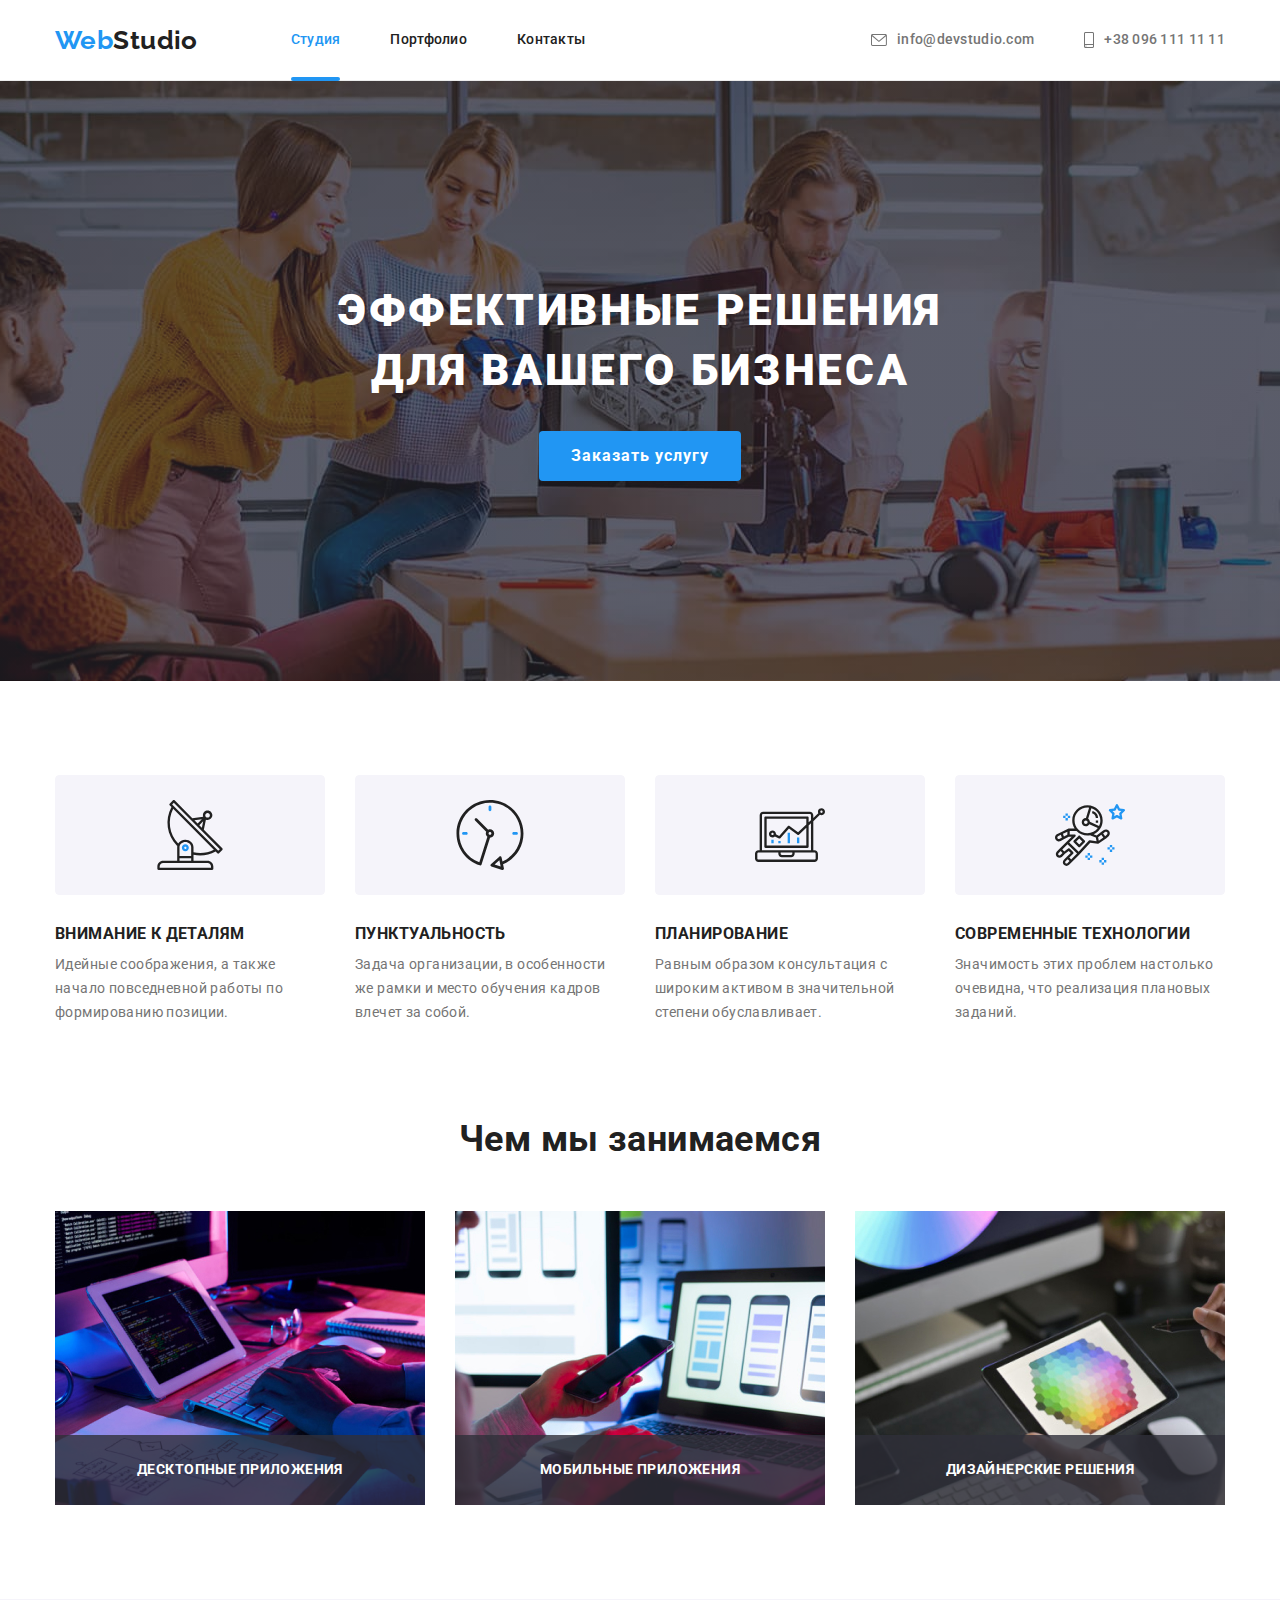
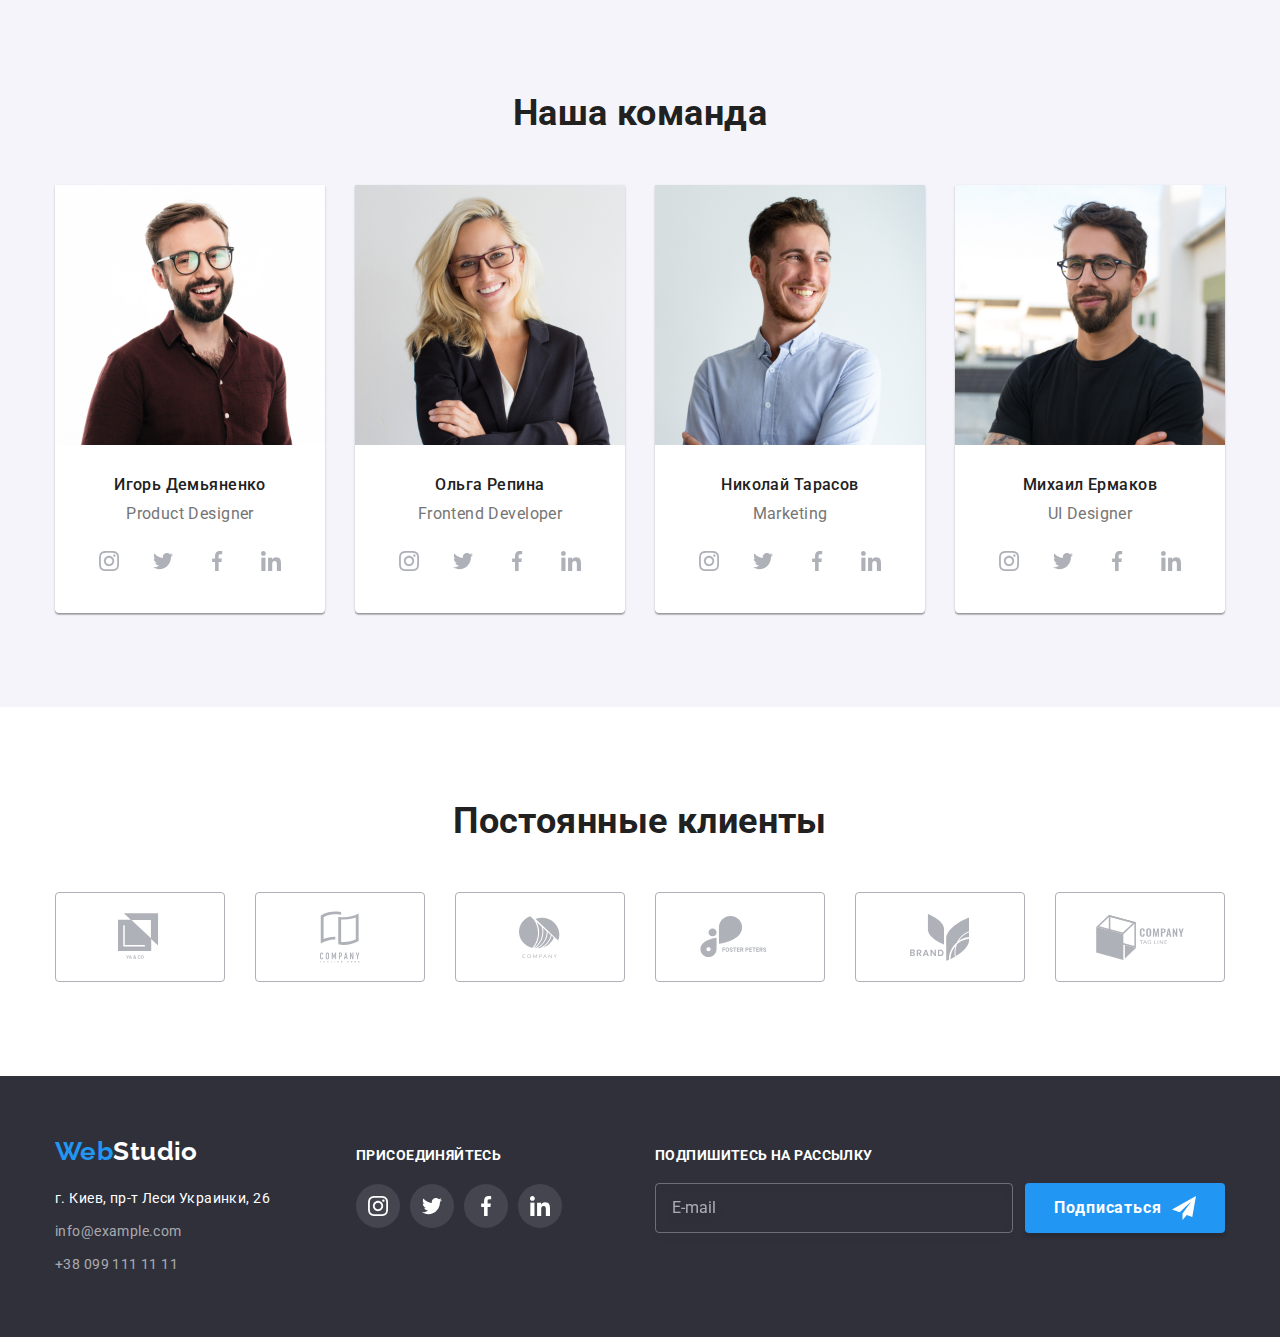
<file: index.html>
<!DOCTYPE html>
<html lang="ru">

<head>
  <meta charset="UTF-8" />
  <meta name="viewport" content="width=device-width, initial-scale=1.0" />
  <title>Web Studio</title>
  <link href="https://fonts.googleapis.com/css2?family=Raleway:wght@700&family=Roboto:wght@400;500;700;900&display=swap"
    rel="stylesheet" />
  <link rel="stylesheet" href="./css/main.min.css" />
</head>

<body>
  <!-- шапка-страницы -->
  <header class="page-header">
    <div class="container top-line">
      <nav class="nav">
        <!-- логотип -->
        <a href="./index.html" class="link logo" aria-label="логотип"><span class="logo-custom">Web</span>Studio</a>

        <!-- навигация-сайта -->
        <ul class="site-nav list">
          <li class="item">
            <a href="./index.html" class="link current studio-page">Студия</a>
          </li>
          <li class="item">
            <a href="./portfolio.html" class="link link portfolio-page">Портфолио</a>
          </li>
          <li class=item">
            <a href="" class="link contacts-page">Контакты</a>
          </li>
        </ul>
      </nav>

      <!-- телефон-електроннаяпочта -->
      <ul class="header-contacts list">
        <li class="contacts-item">
          <a href="mailto:info@devstudio.com" class="link email">
            <svg class="icon" width="16" height="12">
              <use class="email-hover" href="./img/icomoon/sprite.svg#email-icon"></use>
            </svg>info@devstudio.com</a>
        </li>

        <li class="contacts-item">
          <a href="tel:+380961111111" class="link phone">
            <svg class="icon" width="10" height="16">
              <use href="./img/icomoon/sprite.svg#tel-icon"></use>
            </svg>+38 096 111 11 11</a>
        </li>
      </ul>
    </div>
  </header>

  <!-- ++++++++++МОДАЛКА++++++++++++ -->
  <div data-modal class="backdrop is-hidden">
    <div class="modal">
      <button type="button" class="cls-btn" data-modal-close>
        <svg>
          <use href="./img/modal/sprite.svg#cls-btn"></use>
        </svg>
      </button>

      <h2 class="form-title">Оставьте свои данные, мы вам перезвоним</h2>

      <!-- ФОРМА -->
      <form class="js-speaker-form">
        <div class="inputs">
          <div class="form-field">
            <label for="name">Имя</label>
            <input type="text" name="usr-name" id="name">
            <svg class="svg-modal" width="12" height="12">
              <use href="./img/modal/sprite.svg#name-modal"></use>
            </svg>
          </div>
          <div class="form-field">
            <label for="phone">Телефон</label>
            <input type="phone" name="phone" id="phone">
            <svg class="svg-modal" width="13" height="13">
              <use href="./img/modal/sprite.svg#phone-modal"></use>
            </svg>
          </div>
          <div class="form-field">
            <label for="mail">Почта</label>
            <input type="email" name="email" id="email">
            <svg class="svg-modal" width="15" height="12">
              <use href="./img/modal/sprite.svg#email-modal"></use>
            </svg>
          </div>
          <div class="form-field">
            <label for="comment">Комментарий</label>
            <textarea name="cooment" id="comment" rows placeholder="Введите текст"></textarea>
          </div>
        </div>

        <div class="agreement-form">
          <label class="agreement" for="agreement">
            <input type="checkbox" class="agreement-checkbox" name="agreement" id="agreement">
            <span class="checkbox-icon"></span>Соглашаюсь с рассылкой и принимаю <a href="">Условия договора</a>
          </label>
        </div>

        <button class="submit-btn">Отправить</button>
      </form>
    </div>
  </div>
  <main>

    <!-- секция-герой -->
    <section class="hero-section">
      <div class="hero-content">
        <h1 class="hero-title">Эффективные решения для вашего бизнеса</h1>

        <button type="button" class="button" data-modal-open>Заказать услугу</button>
      </div>
    </section>

    <!-- секция-особенности -->
    <section class="default-section features-section">
      <div class="container">
        <h2 class="features-title">Особенности</h2>

        <ul class="list features-list">
          <li class="features-item">
            <svg class="features-icon">
              <use href="./img/icomoon/sprite.svg#feature-1"></use>
            </svg>
            <h3>Внимание к деталям</h3>

            <p>
              Идейные соображения, а также начало повседневной работы по формированию позиции.
            </p>
          </li>

          <li class="features-item">
            <svg class="features-icon">
              <use href="./img/icomoon/sprite.svg#feature-2"></use>
            </svg>
            <h3>Пунктуальность</h3>

            <p>
              Задача организации, в особенности же рамки и место обучения кадров влечет за собой.
            </p>
          </li>

          <li class="features-item">
            <svg class="features-icon">
              <use href="./img/icomoon/sprite.svg#feature-3"></use>
            </svg>
            <h3>Планирование</h3>

            <p>
              Равным образом консультация с широким активом в значительной степени обуславливает.
            </p>
          </li>

          <li class="features-item">
            <svg class="features-icon">
              <use href="./img/icomoon/sprite.svg#feature-4"></use>
            </svg>
            <h3>Современные технологии</h3>

            <p>
              Значимость этих проблем настолько очевидна, что реализация плановых заданий.
            </p>
          </li>
        </ul>
      </div>
    </section>

    <!-- секция-чем-мы-занимаемся -->
    <section class="ourwork-section">
      <div class="container">
        <h2 class="default-title ourwork-title">Чем мы занимаемся</h2>
        <ul class="list ourwork-list">
          <li class="ourwork-item">
            <div class="img-label">
              <img class="card-image" src="./img/1.jpg" alt="картинка 1" width="370" />
              <div class="label">
                <p>Десктопные приложения</p>
              </div>
            </div>
          </li>

          <li class="ourwork-item">
            <div class="img-label">
              <img class="card-image" src="./img/2.jpg" alt="картинка 2" width="370" />
              <div class="label">
                <p>Мобильные приложения</p>
              </div>
            </div>
          </li>

          <li class="ourwork-item">
            <div class="img-label">
              <img class="card-image" src="./img/3.jpg" alt="картинка 2" width="370" />
              <div class="label">
                <p>Дизайнерские решения</p>
              </div>
            </div>
          </li>
        </ul>
      </div>
    </section>

    <!-- секция-наша-команда -->
    <section class="default-section ourteam-section">
      <div class="container">
        <h2 class="default-title ourteam-title">Наша команда</h2>

        <ul class="list ourteam-list">
          <li class="ourteam-item">
            <img class="card-image" src="./img/igor.jpg" alt="фото Игоря" width="270" />

            <div class="card">
              <h3>Игорь Демьяненко</h3>
              <p lang="en">Product Designer</p>
            </div>

            <ul class="list icon-list">
              <li class="icon-item">
                <a class="link icon-button instagram-icon" href="http://instagram.com" target="_blank">
                  <svg class="hover-logo" width="20" height="20">
                    <use href="./img/icomoon/sprite.svg#instagram-icon"></use>
                  </svg></a>
              </li>
              <li class="list icon-item">
                <a class="link icon-button twitter-icon" href="http://twitter.com" target="_blank">
                  <svg class="hover-logo" width="20" height="20">
                    <use href="./img/icomoon/sprite.svg#twitter-icon"></use>
                  </svg>
                </a>
              </li>
              <li class="list icon-item">
                <a class="link icon-button facebook-icon" href="http://facebook.com" target="_blank">
                  <svg class="hover-logo" width="20" height="20">
                    <use href="./img/icomoon/sprite.svg#facebook-icon"></use>
                  </svg>
                </a>
              </li>
              <li class="icon-item">
                <a class="link icon-button linkedin-icon" href="http://linkedin.com" target="_blank">
                  <svg class="hover-logo" width="20" height="20">
                    <use href="./img/icomoon/sprite.svg#linkedin-icon"></use>
                  </svg>
                </a>
              </li>
            </ul>
          </li>

          <li class="ourteam-item">
            <img class="card-image" src="./img/olga.jpg" alt="фото Ольги" width="270" />

            <div class="card">
              <h3>Ольга Репина</h3>
              <p lang="en">Frontend Developer</p>
            </div>

            <ul class="list icon-list">
              <li class="icon-item">
                <a class="link icon-button instagram-icon" href="http://instagram.com" target="_blank">
                  <svg class="hover-logo" width="20" height="20">
                    <use href="./img/icomoon/sprite.svg#instagram-icon"></use>
                  </svg>
                </a>
              </li>

              <li class="list icon-item">
                <a class="link icon-button twitter-icon" href="http://twitter.com" target="_blank">
                  <svg class="hover-logo" width="20" height="20">
                    <use href="./img/icomoon/sprite.svg#twitter-icon"></use>
                  </svg>
                </a>
              </li>

              <li class="icon-item">
                <a class="link icon-button facebook-icon" href="http://facebook.com" target="_blank">
                  <svg class="hover-logo" width="20" height="20">
                    <use href="./img/icomoon/sprite.svg#facebook-icon"></use>
                  </svg>
                </a>
              </li>

              <li class="icon-item">
                <a class="link icon-button linkedin-icon" href="http://linkedin.com" target="_blank">
                  <svg class="hover-logo" width="20" height="20">
                    <use href="./img/icomoon/sprite.svg#linkedin-icon"></use>
                  </svg>
                </a>
              </li>
            </ul>
          </li>

          <li class="ourteam-item">
            <img class="card-image" src="./img/nikolay.jpg" alt="фото Николая" width="270" />

            <div class="card">
              <h3>Николай Тарасов</h3>
              <p lang="en">Marketing</p>
            </div>

            <ul class="list icon-list">
              <li class="icon-item">
                <a class="link icon-button instagram-icon" href="http://instagram.com" target="_blank">
                  <svg class="hover-logo" width="20" height="20">
                    <use href="./img/icomoon/sprite.svg#instagram-icon"></use>
                  </svg>
                </a>
              </li>

              <li class="icon-item">
                <a class="link icon-button twitter-icon" href="http://twitter.com" target="_blank">
                  <svg class="hover-logo" width="20" height="20">
                    <use href="./img/icomoon/sprite.svg#twitter-icon"></use>
                  </svg>
                </a>
              </li>

              <li class="icon-item">
                <a class="link icon-button facebook-icon" href="http://facebook.com" target="_blank">
                  <svg class="hover-logo" width="20" height="20">
                    <use href="./img/icomoon/sprite.svg#facebook-icon"></use>
                  </svg></a>
              </li>

              <li class="icon-item">
                <a class="link icon-button linkedin-icon" href="http://linkedin.com" target="_blank">
                  <svg class="hover-logo" width="20" height="20">
                    <use href="./img/icomoon/sprite.svg#linkedin-icon"></use>
                  </svg>
                </a>
              </li>
            </ul>
          </li>

          <li class="ourteam-item">
            <img class="card-image" src="./img/mihail.jpg" alt="фото Михаила" width="270" />

            <div class="card">
              <h3>Михаил Ермаков</h3>
              <p lang="en">UI Designer</p>
            </div>

            <ul class="list icon-list">
              <li class="icon-item">
                <a class="link icon-button instagram-icon" href="http://instagram.com" target="_blank">
                  <svg class="hover-logo" width="20" height="20">
                    <use href="./img/icomoon/sprite.svg#instagram-icon"></use>
                  </svg>
                </a>
              </li>

              <li class="icon-item">
                <a class="link icon-button twitter-icon" href="http://twitter.com" target="_blank">
                  <svg class="hover-logo" width="20" height="20">
                    <use href="./img/icomoon/sprite.svg#twitter-icon"></use>
                  </svg>
                </a>
              </li>

              <li class="icon-item">
                <a class="link icon-button facebook-icon" href="http://facebook.com" target="_blank">
                  <svg class="hover-logo" width="20" height="20">
                    <use href="./img/icomoon/sprite.svg#facebook-icon"></use>
                  </svg>
                </a>
              </li>

              <li class="icon-item">
                <a class="link icon-button linkedin-icon" href="http://linkedin.com" target="_blank">
                  <svg class="hover-logo" width="20" height="20">
                    <use href="./img/icomoon/sprite.svg#linkedin-icon"></use>
                  </svg>
                </a>
              </li>
            </ul>
          </li>
        </ul>
      </div>
    </section>

    <!-- секция-постоянные-клиенты -->
    <section class="default-section clients-section">
      <div class="container">
        <h2 class="default-title clients-title">Постоянные клиенты</h2>

        <ul class="list clients-list">
          <li class="clients-item">
            <a class="link clients-logo" href="">
              <svg class="icon" width="44.27" height="49.23">
                <use href="./img/icomoon/sprite.svg#client-logo-1"></use>
              </svg>
            </a>
          </li>
          <li class="clients-item">
            <a class="link clients-logo" href="">
              <svg class="icon" width="40" height="52">
                <use href="./img/icomoon/sprite.svg#client-logo-2"></use>
              </svg>
            </a>
          </li>
          <li class="clients-item">
            <a class="link clients-logo" href="">
              <svg class="icon" width="41" height="42.6">
                <use href="./img/icomoon/sprite.svg#client-logo-3"></use>
              </svg>
            </a>
          </li>
          <li class="clients-item">
            <a class="link clients-logo" href="">
              <svg class="icon" width="79.66" height="42.02">
                <use href="./img/icomoon/sprite.svg#client-logo-4"></use>
              </svg>
            </a>
          </li>
          <li class="clients-item">
            <a class="link clients-logo" href="">
              <svg class="icon" width="59" height="47">
                <use href="./img/icomoon/sprite.svg#client-logo-5"></use>
              </svg>
            </a>
          </li>
          <li class="clients-item">
            <a class="link clients-logo" href="">
              <svg class="icon" width="88.48" height="45.44">
                <use href="./img/icomoon/sprite.svg#client-logo-6"></use>
              </svg>
            </a>
          </li>
        </ul>
      </div>
    </section>
  </main>

  <!-- подвал-страницы -->
  <footer class="footer">
    <div class="container">
      <!-- Секция Адрес -->
      <section class="footer-adress">
        <a href="./index.html" class="link logo-footer"><span class="logo-custom">Web</span>Studio</a>

        <address class="adress-footer">
          <p>г. Киев, пр-т Леси Украинки, 26</p>

          <a href="mailto:info@example.com" class="link email">info@example.com</a>

          <a href="tel:+380991111111" class="link phone">+38 099 111 11 11</a>
        </address>
      </section>

      <!-- Секция соцсетей -->
      <section class="footer-socials">
        <b>присоединяйтесь</b>

        <ul class="list socials-list">
          <li class="socials-item">
            <a class="link socials-button" href="http://instagram.com" target="_blank">
              <svg class="hover-logo" width="20" height="20">
                <use href="./img/icomoon/sprite.svg#instagram-icon"></use>
              </svg>
            </a>
          </li>

          <li class="socials-item">
            <a class="link socials-button" href="http://twitter.com" target="_blank">
              <svg class="hover-logo" width="20" height="20">
                <use href="./img/icomoon/sprite.svg#twitter-icon"></use>
              </svg>
            </a>
          </li>

          <li class="socials-item">
            <a class="link socials-button" href="http://facebook.com" target="_blank">
              <svg class="hover-logo" width="20" height="20">
                <use href="./img/icomoon/sprite.svg#facebook-icon"></use>
              </svg>
            </a>
          </li>

          <li class="socials-item">
            <a class="link socials-button" href="http://linkedin.com" target="_blank">
              <svg class="hover-logo" width="20" height="20">
                <use href="./img/icomoon/sprite.svg#linkedin-icon"></use>
              </svg>
            </a>
          </li>
        </ul>
      </section>

      <!-- Секция подписки -->
      <section class="footer-subscribe">
        <form class="footer-form">
          <div class="form-subscribe">
            <label for="email-subcsribe" class="subscribe-title">Подпишитесь на рассылку</label>
            <input class="email-subscribe" type="email" name="email-subcsribe" id="email-subcsribe"
              placeholder="E-mail">
          </div>
          <button type="submit" class="btn-subscribe">Подписаться
            <svg class="telegram-svg" width="24" height="24">
              <use href="./img/telegram/sprite.svg#telegram-icon"></use>
            </svg>
          </button>
        </form>
      </section>
    </div>
  </footer>
  <script>
    (() => {
      document.querySelector('.js-speaker-form').addEventListener('submit', e => {
        e.preventDefault();

        new FormData(e.currentTarget).forEach((value, name) =>
          console.log(`${name}: ${value}`),
        );

        e.currentTarget.reset();
      });
    })();
  </script>
  <script src="./js/modal.js"></script>
</body>

</html>
</file>
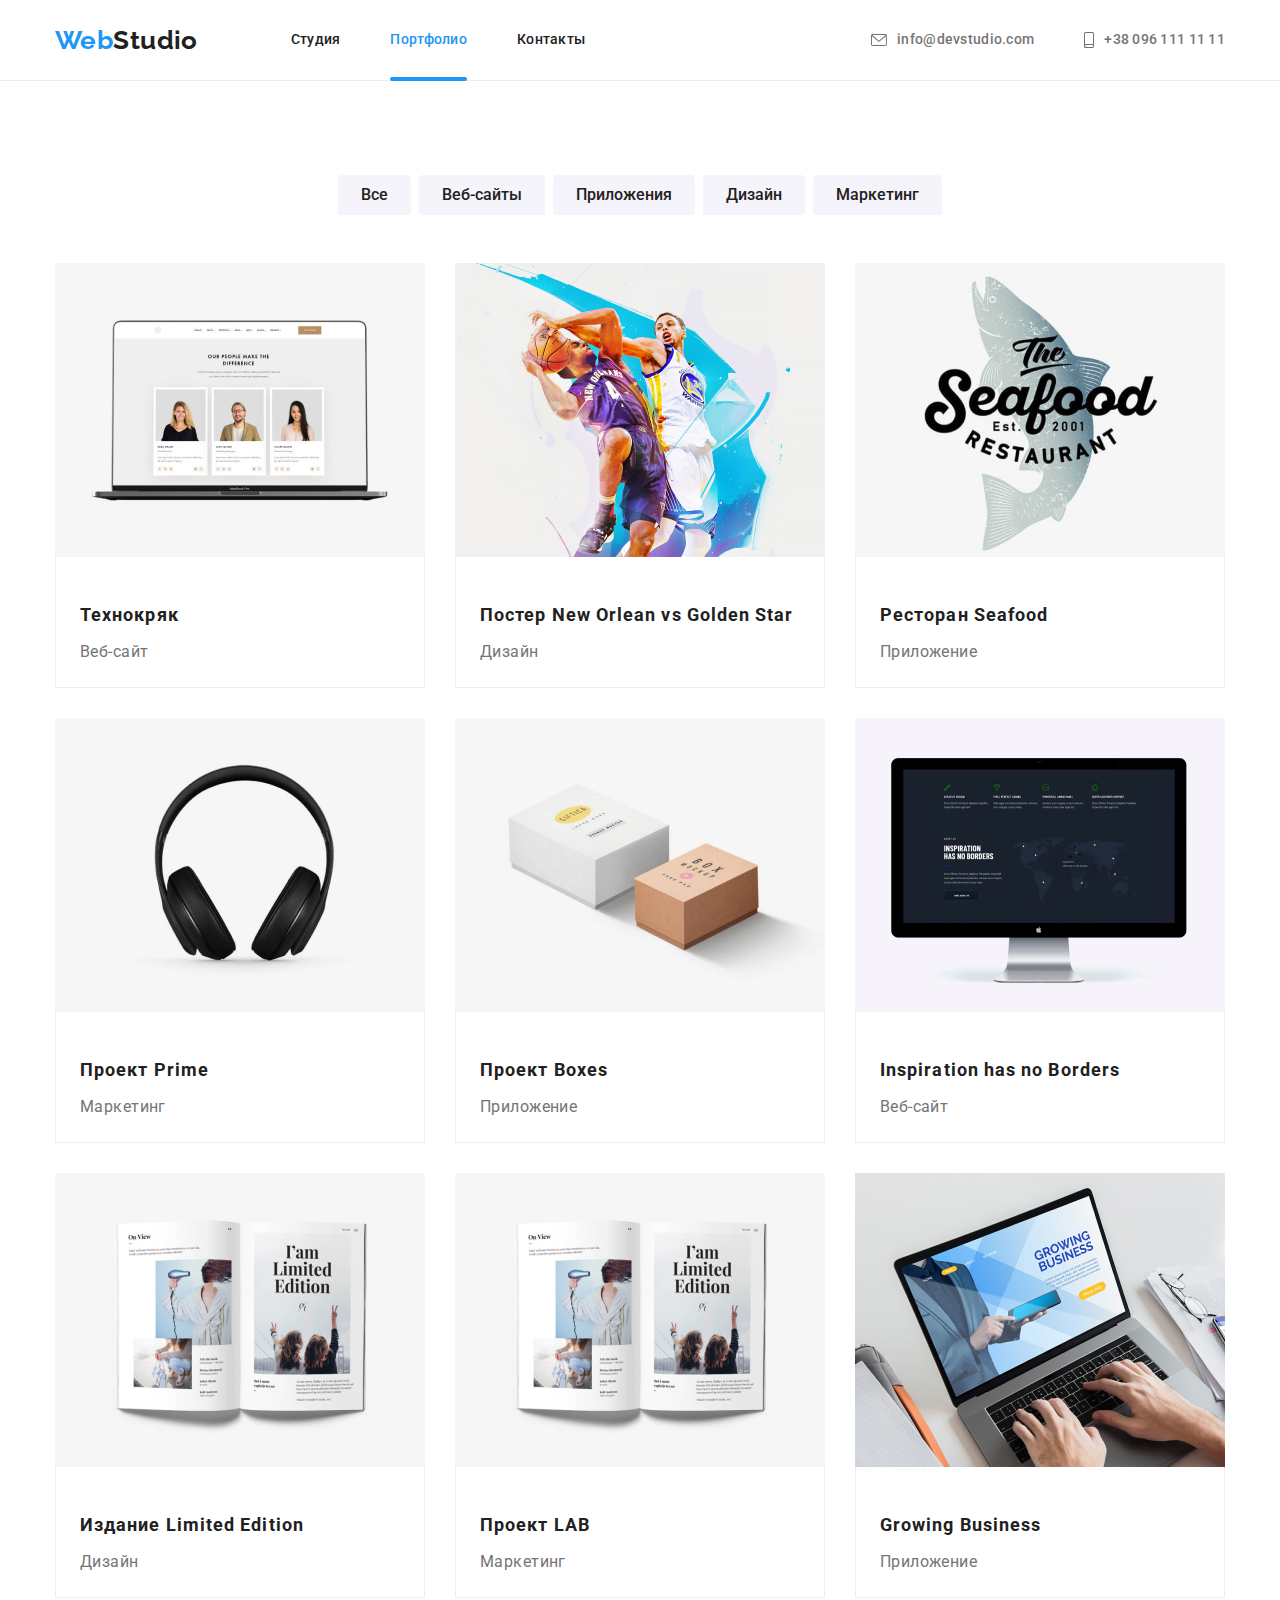
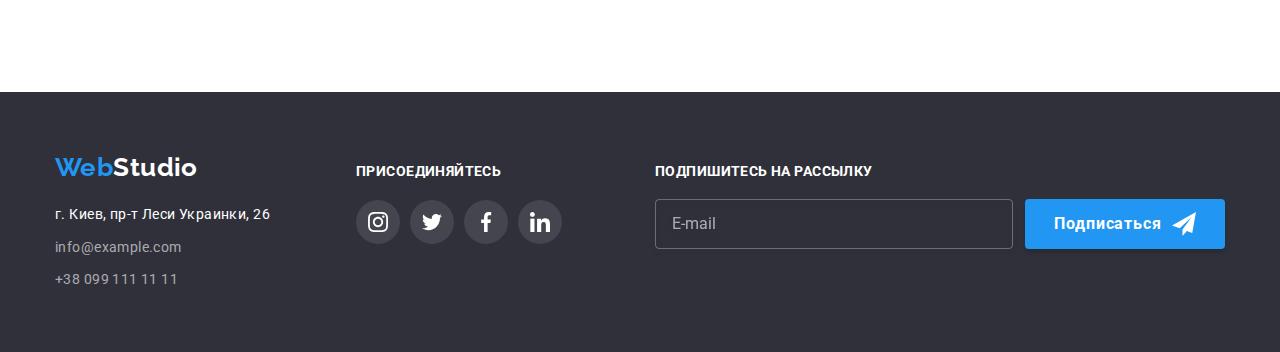
<file: portfolio.html>
<!DOCTYPE html>
<html lang="ru">

<head>
  <meta charset="UTF-8" />
  <meta name="viewport" content="width=device-width, initial-scale=1.0" />
  <title>Web Studio</title>
  <link href="https://fonts.googleapis.com/css2?family=Raleway:wght@700&family=Roboto:wght@400;500;700;900&display=swap"
    rel="stylesheet" />
  <link rel="stylesheet" href="./css/main.min.css" />
</head>

<body>
  <!-- шапка-страницы -->
  <header class="page-header">
    <div class="container top-line">
      <nav class="nav">
        <!-- логотип -->
        <a href="./index.html" class="link logo " aria-label="логотип"><span class="logo-custom">Web</span>Studio</a>

        <!-- навигация-сайта -->
        <ul class="site-nav list">
          <li class="item">
            <a href="./index.html" class="link studio-page">Студия</a>
          </li>
          <li class="item">
            <a href="./portfolio.html" class="link current portfolio-page">Портфолио</a>
          </li>
          <li class="item">
            <a href="" class="link contacts-page">Контакты</a>
          </li>
        </ul>
      </nav>

      <!-- телефон-електроннаяпочта -->
      <ul class="header-contacts list">
        <li class="contacts-item">
          <a href="mailto:info@devstudio.com" class="link email"><svg class="icon" width=16 height=12>
              <use class="email-hover" href="./img/icomoon/sprite.svg#email-icon"></use>
            </svg>info@devstudio.com</a>
        </li>

        <li class="contacts-item">
          <a href="tel:+380961111111" class="link phone"><svg class="icon" width=10 height=16>
              <use href="./img/icomoon/sprite.svg#tel-icon"></use>
            </svg>+38 096 111 11 11</a>
        </li>
      </ul>
    </div>
  </header>

  <main>
    <!--  Cекция работ -->
    <section class="default-section portfolio-section">
      <div class="container">
        <h1 class="portfolio-title">Портфолио</h1>

        <!-- Фильтр портфолио -->
        <ul class="filter list">
          <li class="filter-item"><button type="button" class="filter-button">Все</button></li>
          <li class="filter-item">
            <button type="button" class="filter-button">Веб-сайты</button>
          </li>
          <li class="filter-item">
            <button type="button" class="filter-button">Приложения</button>
          </li>
          <li class="filter-item"><button type="button" class="filter-button">Дизайн</button></li>
          <li class="filter-item">
            <button type="button" class="filter-button">Маркетинг</button>
          </li>
        </ul>

        <!-- Блок работ -->
        <ul class="works list">
          <li class="works-item">
            <a href="" class="link works-link">
              <div class="wrapper">
                <img class="card-image" src="./img/portfolio-tehnokryak.jpg" alt="Изображение примера веб-сайта"
                  width="370" />
                <div class="works-overlay">
                  <p>Технокряк это современная площадка распространения коронавируса. Компании используют эту платформу
                    для цифровогошпионажа и атак на защищённые сервера конкурентов.</p>
                </div>
              </div>

              <div class="card">
                <h2>Технокряк</h2>

                <p>Веб-сайт</p>
              </div>
            </a>
          </li>

          <li class="works-item">
            <a href="" class="link works-link">
              <div class="wrapper">
                <img class="card-image" src="./img/portfolio-poster.jpg" alt="Изображение примера дизайна"
                  width="370" />
                <div class="works-overlay">
                  <p>Технокряк это современная площадка распространения коронавируса. Компании используют эту платформу
                    для цифрового шпионажа и атак на защищённые сервера конкурентов.</p>
                </div>
              </div>

              <div class="card">
                <h2>Постер <span lang="en">New Orlean vs Golden Star</span></h2>

                <p>Дизайн</p>
              </div>
            </a>
          </li>

          <li class="works-item">
            <a href="" class="link works-link">
              <div class="wrapper">
                <img class="card-image" src="./img/portfolio-restaurant.jpg" alt="Изображение примера приложения"
                  width="370" />
                <div class="works-overlay">
                  <p>Технокряк это современная площадка распространения коронавируса. Компании используют эту платформу
                    для цифрового шпионажа и атак на защищённые сервера конкурентов.</p>
                </div>
              </div>

              <div class="card">
                <h2>Ресторан <span lang="en">Seafood</span></h2>

                <p>Приложение</p>
              </div>
            </a>
          </li>

          <li class="works-item">
            <a href="" class="link works-link">
              <div class="wrapper">
                <img class="card-image" src="./img/portfolio-projectprime.jpg"
                  alt="Изображение примера проекта маркетинг" width="370" />
                <div class="works-overlay">
                  <p>Технокряк это современная площадка распространения коронавируса. Компании используют эту платформу
                    для цифрового шпионажа и атак на защищённые сервера конкурентов.</p>
                </div>
              </div>

              <div class="card">
                <h2>Проект <span lang="en">Prime</span></h2>

                <p>Маркетинг</p>
              </div>
            </a>
          </li>

          <li class="works-item">
            <a href="" class="link works-link">
              <div class="wrapper">
                <img class="card-image" src="./img/portfolio-projectboxes.jpg" alt="Изображение примера приложения"
                  width="370" />
                <div class="works-overlay">
                  <p>Технокряк это современная площадка распространения коронавируса. Компании используют эту платформу
                    для цифрового шпионажа и атак на защищённые сервера конкурентов.</p>
                </div>
              </div>

              <div class="card">
                <h2>Проект <span lang="en">Boxes</span></h2>

                <p>Приложение</p>
              </div>
            </a>
          </li>

          <li class="works-item">
            <a href="" class="link works-link">
              <div class="wrapper"><img class="card-image" src="./img/portfolio-ins.jpg"
                  alt="Изображение примера веб-сайта" width="370" />
                <div class="works-overlay">
                  <p>Технокряк это современная площадка распространения коронавируса. Компании используют эту платформу
                    для цифрового шпионажа и атак на защищённые сервера конкурентов.</p>
                </div>
              </div>

              <div class="card">
                <h2 lang="en">Inspiration has no Borders</h2>

                <p>Веб-сайт</p>
              </div>
            </a>
          </li>

          <li class="works-item">
            <a href="" class="link works-link">
              <div class="wrapper"><img class="card-image" src="./img/portfolio-edition.jpg"
                  alt="Изображение примера дизайна" width="370" />
                <div class="works-overlay">
                  <p>Технокряк это современная площадка распространения коронавируса. Компании используют эту платформу
                    для цифрового шпионажа и атак на защищённые сервера конкурентов.</p>
                </div>
              </div>

              <div class="card">
                <h2>Издание <span lang="en">Limited Edition</span></h2>

                <p>Дизайн</p>
              </div>
            </a>
          </li>

          <li class="works-item">
            <a href="" class="link works-link">
              <div class="wrapper"><img class="card-image" src="./img/portfolio-edition.jpg"
                  alt="Изображение примера проекта маркетинг" width="370" />
                <div class="works-overlay">
                  <p>Технокряк это современная площадка распространения коронавируса. Компании используют эту платформу
                    для цифрового шпионажа и атак на защищённые сервера конкурентов.</p>
                </div>
              </div>

              <div class="card">
                <h2>Проект <span lang="en">LAB</span></h2>

                <p>Маркетинг</p>
              </div>
            </a>
          </li>

          <li class="works-item">
            <a href="" class="link works-link">
              <div class="wrapper"><img class="card-image" src="./img/portfolio-growing.jpg"
                  alt="Изображение примера проекта приложения" width="370" />
                <div class="works-overlay">
                  <p>Технокряк это современная площадка распространения коронавируса. Компании используют эту платформу
                    для цифрового шпионажа и атак на защищённые сервера конкурентов.</p>
                </div>
              </div>

              <div class="card">
                <h2 lang="en">Growing Business</h2>

                <p>Приложение</p>
              </div>
            </a>
          </li>
        </ul>
      </div>
    </section>
  </main>

  <!-- подвал-страницы -->
  <footer class="footer">
    <div class="container">
      <!-- Секция Адрес -->
      <section class="footer-adress">
        <a href="./index.html" class="link logo-footer"><span class="logo-custom">Web</span>Studio</a>

        <address class="adress-footer">
          <p>г. Киев, пр-т Леси Украинки, 26</p>

          <a href="mailto:info@example.com" class="link email">info@example.com</a>

          <a href="tel:+380991111111" class="link phone">+38 099 111 11 11</a>
        </address>
      </section>

      <!-- Секция соцсетей -->
      <section class="footer-socials">
        <b>присоединяйтесь</b>

        <ul class="list socials-list">
          <li class="socials-item">
            <a class="link socials-button" href="http://instagram.com" target="_blank">
              <svg class="hover-logo" width="20" height="20">
                <use href="./img/icomoon/sprite.svg#instagram-icon"></use>
              </svg>
            </a>
          </li>

          <li class="socials-item">
            <a class="link socials-button" href="http://twitter.com" target="_blank">
              <svg class="hover-logo" width="20" height="20">
                <use href="./img/icomoon/sprite.svg#twitter-icon"></use>
              </svg>
            </a>
          </li>

          <li class="socials-item">
            <a class="link socials-button" href="http://facebook.com" target="_blank">
              <svg class="hover-logo" width="20" height="20">
                <use href="./img/icomoon/sprite.svg#facebook-icon"></use>
              </svg>
            </a>
          </li>

          <li class="socials-item">
            <a class="link socials-button" href="http://linkedin.com" target="_blank">
              <svg class="hover-logo" width="20" height="20">
                <use href="./img/icomoon/sprite.svg#linkedin-icon"></use>
              </svg>
            </a>
          </li>
        </ul>
      </section>

      <!-- Секция подписки -->
      <section class="footer-subscribe">
        <form class="footer-form">
          <div class="form-subscribe">
            <label for="email-subcsribe" class="subscribe-title">Подпишитесь на рассылку</label>
            <input class="email-subscribe" type="email" name="email-subcsribe" id="email-subcsribe"
              placeholder="E-mail">
          </div>
          <button type="submit" class="btn-subscribe">Подписаться
            <svg class="telegram-svg" width="24" height="24">
              <use href="./img/telegram/sprite.svg#telegram-icon"></use>
            </svg>
          </button>
        </form>
      </section>
    </div>
  </footer>
</body>

</html>
</file>
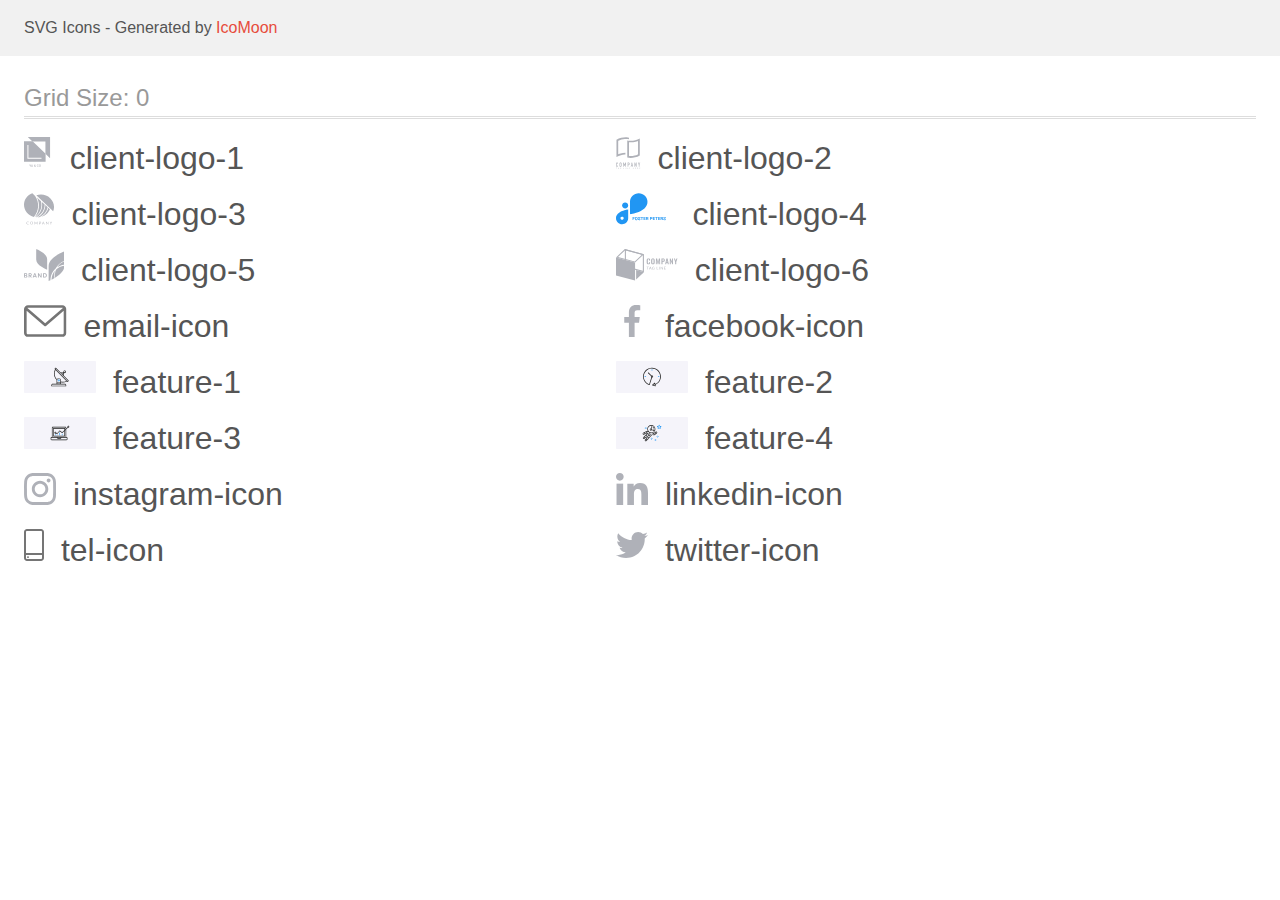
<file: img/icomoon/demo.html>
<!doctype html>
<html>
<head>
    <title>IcoMoon - SVG Icons</title>
    <meta charset="utf-8">
    <meta name="viewport" content="width=device-width, initial-scale=1">
    <link rel="stylesheet" href="demo-files/demo.css">
    <link rel="stylesheet" href="style.css">
</head>
<body>
<svg aria-hidden="true" style="position: absolute; width: 0; height: 0; overflow: hidden;" version="1.1" xmlns="http://www.w3.org/2000/svg" xmlns:xlink="http://www.w3.org/1999/xlink">
<defs>
<symbol id="client-logo-1" viewBox="0 0 29 32">
<path fill="#afb1b8" style="fill: var(--color1, #afb1b8)" d="M3.84 0l4.677 4.428h13.046v12.351l4.677 4.428v-21.206h-22.4z"></path>
<path fill="#afb1b8" style="fill: var(--color1, #afb1b8)" d="M0 4.241v20.6h21.76v-8.188l-13.105-12.406-8.655-0.005zM17.615 21.828h-14.172v-13.854h1.002v12.916h13.17v0.938z"></path>
<path fill="#afb1b8" style="fill: var(--color1, #afb1b8)" d="M6.266 28.662l0.523-1.078h0.438l-0.763 1.438v0.837h-0.397v-0.837l-0.764-1.438h0.439l0.523 1.078zM8.513 29.329h-0.881l-0.184 0.53h-0.411l0.859-2.275h0.355l0.861 2.275h-0.412l-0.186-0.53zM7.743 29.010h0.659l-0.33-0.944-0.33 0.944zM10.071 29.244c0-0.105 0.029-0.202 0.086-0.289 0.057-0.089 0.17-0.193 0.339-0.314-0.088-0.111-0.151-0.206-0.186-0.284s-0.052-0.154-0.052-0.227c0-0.178 0.054-0.319 0.162-0.422s0.254-0.156 0.438-0.156c0.166 0 0.301 0.049 0.406 0.147 0.106 0.097 0.159 0.217 0.159 0.361 0 0.095-0.024 0.182-0.072 0.262-0.048 0.079-0.127 0.158-0.236 0.238l-0.155 0.113 0.439 0.519c0.064-0.125 0.095-0.264 0.095-0.417h0.33c0 0.28-0.066 0.51-0.197 0.689l0.334 0.395h-0.441l-0.128-0.152c-0.162 0.122-0.356 0.183-0.581 0.183s-0.405-0.059-0.541-0.178c-0.134-0.12-0.202-0.276-0.202-0.467zM10.824 29.587c0.128 0 0.248-0.043 0.359-0.128l-0.497-0.586-0.048 0.034c-0.125 0.095-0.188 0.203-0.188 0.325 0 0.105 0.034 0.191 0.102 0.256s0.158 0.098 0.272 0.098zM10.615 28.121c0 0.087 0.054 0.197 0.161 0.33l0.173-0.119 0.048-0.039c0.065-0.057 0.097-0.131 0.097-0.22 0-0.059-0.022-0.11-0.067-0.152-0.045-0.043-0.102-0.064-0.17-0.064-0.074 0-0.133 0.025-0.177 0.075s-0.066 0.113-0.066 0.189zM14.748 29.118c-0.023 0.243-0.113 0.432-0.269 0.569-0.156 0.135-0.364 0.203-0.623 0.203-0.181 0-0.341-0.043-0.48-0.128-0.137-0.086-0.244-0.209-0.319-0.367s-0.114-0.342-0.117-0.552v-0.212c0-0.215 0.038-0.404 0.114-0.567s0.185-0.29 0.327-0.378c0.143-0.088 0.307-0.133 0.494-0.133 0.251 0 0.453 0.068 0.606 0.205s0.242 0.329 0.267 0.578h-0.394c-0.019-0.164-0.067-0.281-0.144-0.353-0.076-0.073-0.188-0.109-0.336-0.109-0.172 0-0.304 0.063-0.397 0.189-0.092 0.125-0.139 0.309-0.141 0.552v0.202c0 0.246 0.044 0.433 0.131 0.563s0.218 0.194 0.387 0.194c0.155 0 0.272-0.035 0.35-0.105s0.128-0.186 0.148-0.348h0.394zM16.918 28.78c0 0.223-0.039 0.419-0.116 0.588-0.077 0.168-0.188 0.297-0.331 0.388-0.143 0.090-0.307 0.134-0.494 0.134-0.184 0-0.349-0.045-0.494-0.134-0.144-0.091-0.255-0.219-0.334-0.386-0.078-0.167-0.118-0.359-0.119-0.576v-0.128c0-0.222 0.039-0.418 0.117-0.588 0.079-0.17 0.19-0.299 0.333-0.389 0.144-0.091 0.308-0.136 0.494-0.136s0.349 0.045 0.492 0.134c0.144 0.088 0.255 0.217 0.333 0.384s0.118 0.361 0.119 0.583v0.127zM16.523 28.662c0-0.252-0.048-0.445-0.144-0.58-0.095-0.134-0.23-0.202-0.405-0.202-0.171 0-0.305 0.067-0.402 0.202-0.096 0.133-0.145 0.322-0.147 0.567v0.131c0 0.25 0.048 0.443 0.145 0.58s0.233 0.205 0.406 0.205c0.175 0 0.309-0.067 0.403-0.2 0.095-0.133 0.142-0.328 0.142-0.584v-0.119z"></path>
</symbol>
<symbol id="client-logo-2" viewBox="0 0 25 32">
<path fill="#afb1b8" style="fill: var(--color1, #afb1b8)" d="M10.447 1.806h0.084c0.156 0 0.324 0.016 0.49 0.030 0.734 0.052 1.463 0.162 2.179 0.329v-1.762c-0.738-0.185-1.491-0.305-2.25-0.358-0.288-0.022-0.595-0.036-0.909-0.044h-0.263c-1.523 0.006-3.039 0.201-4.515 0.582-1.68 0.419-3.293 1.075-4.79 1.948v17.475c1.442-0.783 2.976-1.381 4.566-1.779 1.256-0.32 2.539-0.517 3.833-0.588h0.051c0.216-0.011 0.433-0.017 0.655-0.019v-1.79c-1.681 0.022-3.353 0.244-4.982 0.662-0.602 0.157-1.185 0.325-1.731 0.513l-0.623 0.211v-13.625l0.266-0.128c2.032-0.963 4.229-1.524 6.471-1.651 0.019-0.001 0.037-0.001 0.056 0 0.248-0.013 0.497-0.019 0.741-0.019h0.28c0.129 0.003 0.258 0.006 0.388 0.014z"></path>
<path fill="#afb1b8" style="fill: var(--color1, #afb1b8)" d="M14.837 3.651c-0.409 0-0.814-0.014-1.205-0.044-0.467-0.034-0.947-0.091-1.401-0.167-0.277-0.047-0.55-0.103-0.814-0.164v17.275c1.12 0.277 2.271 0.413 3.425 0.404 1.523-0.006 3.039-0.201 4.515-0.581 1.68-0.42 3.294-1.075 4.792-1.948v-17.163c-1.442 0.783-2.975 1.381-4.564 1.781-1.551 0.398-3.145 0.603-4.747 0.609zM21.745 3.95l0.623-0.21v13.63l-0.266 0.128c-1.021 0.486-2.087 0.869-3.184 1.144-1.331 0.344-2.7 0.522-4.074 0.527-0.411 0-0.819-0.017-1.214-0.052l-0.427-0.038v-14.017l0.497 0.033c0.361 0.023 0.735 0.034 1.141 0.034 1.745-0.006 3.482-0.229 5.173-0.663 0.581-0.153 1.158-0.325 1.731-0.518z"></path>
<path fill="#afb1b8" style="fill: var(--color1, #afb1b8)" d="M1.684 25.977c-0.090-0.093-0.197-0.166-0.317-0.214s-0.247-0.071-0.376-0.066c-0.137-0.002-0.273 0.024-0.4 0.075-0.117 0.046-0.222 0.116-0.311 0.205s-0.156 0.196-0.201 0.313c-0.049 0.123-0.073 0.254-0.072 0.387v2.335c-0.006 0.165 0.026 0.328 0.092 0.479 0.055 0.12 0.135 0.226 0.233 0.313 0.093 0.079 0.203 0.135 0.321 0.166 0.114 0.032 0.231 0.048 0.349 0.049 0.13 0.001 0.259-0.027 0.377-0.081 0.117-0.051 0.222-0.124 0.311-0.216 0.087-0.091 0.156-0.197 0.204-0.313 0.050-0.118 0.075-0.244 0.075-0.372v-0.261h-0.61v0.208c0.002 0.071-0.010 0.142-0.036 0.208-0.020 0.050-0.050 0.095-0.089 0.131-0.038 0.031-0.081 0.053-0.128 0.067-0.041 0.014-0.084 0.021-0.128 0.022-0.054 0.006-0.11-0.002-0.16-0.024s-0.094-0.057-0.126-0.101c-0.058-0.094-0.086-0.203-0.081-0.313v-2.177c-0.004-0.121 0.022-0.241 0.075-0.349 0.032-0.049 0.077-0.089 0.129-0.114s0.112-0.034 0.17-0.027c0.053-0.002 0.105 0.009 0.152 0.032s0.089 0.057 0.12 0.099c0.068 0.090 0.104 0.2 0.101 0.313v0.202h0.604v-0.238c0.001-0.14-0.024-0.278-0.075-0.408-0.045-0.122-0.114-0.234-0.204-0.329z"></path>
<path fill="#afb1b8" style="fill: var(--color1, #afb1b8)" d="M5.31 25.95c-0.195-0.164-0.44-0.255-0.694-0.257-0.124 0-0.248 0.023-0.364 0.066-0.119 0.042-0.228 0.107-0.322 0.191-0.101 0.091-0.182 0.202-0.237 0.327-0.061 0.143-0.092 0.297-0.089 0.452v2.239c-0.004 0.158 0.026 0.314 0.089 0.459 0.055 0.12 0.136 0.227 0.237 0.313 0.093 0.087 0.203 0.154 0.322 0.197 0.117 0.043 0.24 0.065 0.364 0.066s0.248-0.023 0.364-0.066c0.121-0.044 0.233-0.111 0.33-0.197 0.097-0.087 0.176-0.194 0.23-0.313 0.063-0.145 0.093-0.301 0.089-0.459v-2.239c0.003-0.155-0.027-0.31-0.089-0.452-0.054-0.123-0.133-0.235-0.23-0.327zM5.025 28.969c0.005 0.060-0.003 0.12-0.024 0.176s-0.054 0.107-0.097 0.148c-0.081 0.068-0.182 0.105-0.287 0.105s-0.207-0.037-0.287-0.105c-0.043-0.041-0.076-0.092-0.097-0.148s-0.029-0.116-0.024-0.176v-2.239c-0.005-0.060 0.003-0.12 0.024-0.176s0.054-0.107 0.097-0.148c0.081-0.068 0.182-0.105 0.287-0.105s0.207 0.037 0.287 0.105c0.043 0.041 0.076 0.092 0.097 0.148s0.029 0.116 0.024 0.176v2.239z"></path>
<path fill="#afb1b8" style="fill: var(--color1, #afb1b8)" d="M10.072 29.969v-4.239h-0.587l-0.771 2.244h-0.011l-0.777-2.244h-0.581v4.239h0.606v-2.579h0.011l0.593 1.823h0.302l0.598-1.823h0.011v2.579h0.606z"></path>
<path fill="#afb1b8" style="fill: var(--color1, #afb1b8)" d="M13.513 26.027c-0.093-0.105-0.211-0.184-0.342-0.232-0.142-0.046-0.29-0.068-0.439-0.066h-0.9v4.239h0.604v-1.656h0.311c0.188 0.009 0.376-0.031 0.545-0.116 0.137-0.076 0.252-0.188 0.332-0.324 0.070-0.113 0.117-0.238 0.139-0.369 0.024-0.16 0.035-0.321 0.033-0.482 0.006-0.204-0.014-0.407-0.059-0.606-0.040-0.147-0.117-0.281-0.223-0.39zM13.201 27.319c-0.003 0.077-0.022 0.152-0.056 0.221-0.035 0.065-0.089 0.117-0.156 0.149-0.089 0.040-0.187 0.058-0.285 0.053h-0.276v-1.441h0.311c0.094-0.005 0.187 0.014 0.273 0.053 0.062 0.036 0.112 0.091 0.142 0.157 0.033 0.074 0.051 0.155 0.053 0.236 0 0.089 0 0.183 0 0.282s0.006 0.2 0 0.291h-0.006z"></path>
<path fill="#afb1b8" style="fill: var(--color1, #afb1b8)" d="M16.374 25.73h-0.495l-0.934 4.239h0.604l0.177-0.911h0.824l0.177 0.911h0.604l-0.957-4.239zM15.817 28.481l0.297-1.537h0.011l0.296 1.537h-0.604z"></path>
<path fill="#afb1b8" style="fill: var(--color1, #afb1b8)" d="M20.277 28.284h-0.011l-0.912-2.554h-0.581v4.239h0.604v-2.549h0.012l0.923 2.549h0.568v-4.239h-0.604v2.554z"></path>
<path fill="#afb1b8" style="fill: var(--color1, #afb1b8)" d="M23.968 25.73l-0.486 1.685h-0.012l-0.486-1.685h-0.64l0.83 2.447v1.792h0.604v-1.792l0.83-2.447h-0.64z"></path>
<path fill="#afb1b8" style="fill: var(--color1, #afb1b8)" d="M0 31.166h0.291v0.817h0.198v-0.817h0.29v-0.167h-0.778v0.167z"></path>
<path fill="#afb1b8" style="fill: var(--color1, #afb1b8)" d="M2.447 30.998l-0.381 0.984h0.21l0.081-0.224h0.392l0.084 0.224h0.215l-0.391-0.984h-0.21zM2.416 31.593l0.134-0.365 0.134 0.365h-0.268z"></path>
<path fill="#afb1b8" style="fill: var(--color1, #afb1b8)" d="M4.866 31.62h0.227v0.127c-0.066 0.053-0.149 0.082-0.234 0.083-0.040 0.002-0.079-0.005-0.116-0.021s-0.068-0.041-0.093-0.072c-0.052-0.075-0.078-0.165-0.073-0.257 0-0.219 0.095-0.329 0.283-0.329 0.050-0.005 0.099 0.008 0.14 0.037s0.070 0.071 0.082 0.12l0.195-0.038c-0.042-0.192-0.181-0.289-0.417-0.289-0.127-0.003-0.25 0.042-0.344 0.127-0.050 0.049-0.088 0.108-0.112 0.174s-0.034 0.135-0.029 0.205c-0.006 0.135 0.039 0.267 0.126 0.369 0.048 0.050 0.107 0.088 0.171 0.113s0.134 0.035 0.203 0.031c0.154 0.004 0.304-0.052 0.417-0.157v-0.388h-0.427v0.166z"></path>
<path fill="#afb1b8" style="fill: var(--color1, #afb1b8)" d="M7.337 30.998h-0.199v0.984h0.69v-0.167h-0.49v-0.817z"></path>
<path fill="#afb1b8" style="fill: var(--color1, #afb1b8)" d="M9.426 30.998h-0.199v0.984h0.199v-0.984z"></path>
<path fill="#afb1b8" style="fill: var(--color1, #afb1b8)" d="M11.469 31.656l-0.403-0.657h-0.193v0.984h0.185v-0.643l0.395 0.643h0.198v-0.984h-0.182v0.657z"></path>
<path fill="#afb1b8" style="fill: var(--color1, #afb1b8)" d="M13.315 31.549h0.49v-0.167h-0.49v-0.216h0.528v-0.167h-0.727v0.984h0.747v-0.167h-0.548v-0.266z"></path>
<path fill="#afb1b8" style="fill: var(--color1, #afb1b8)" d="M17.792 31.387h-0.388v-0.388h-0.198v0.984h0.198v-0.43h0.388v0.43h0.198v-0.984h-0.198v0.388z"></path>
<path fill="#afb1b8" style="fill: var(--color1, #afb1b8)" d="M19.649 31.549h0.492v-0.167h-0.492v-0.216h0.529v-0.167h-0.727v0.984h0.746v-0.167h-0.548v-0.266z"></path>
<path fill="#afb1b8" style="fill: var(--color1, #afb1b8)" d="M22.168 31.549c0.171-0.027 0.258-0.117 0.258-0.274 0.005-0.042-0.001-0.084-0.018-0.123s-0.044-0.072-0.078-0.096c-0.089-0.045-0.189-0.065-0.288-0.058h-0.417v0.984h0.198v-0.412h0.039c0.042-0.003 0.084 0.005 0.123 0.022 0.029 0.018 0.053 0.043 0.070 0.072l0.215 0.313h0.237l-0.12-0.192c-0.053-0.095-0.128-0.176-0.218-0.236zM21.969 31.413h-0.146v-0.247h0.156c0.068-0.005 0.136 0.002 0.201 0.023 0.014 0.013 0.026 0.029 0.033 0.046s0.011 0.037 0.010 0.056c-0.001 0.019-0.006 0.038-0.015 0.055s-0.022 0.032-0.037 0.043c-0.065 0.020-0.133 0.028-0.201 0.023z"></path>
<path fill="#afb1b8" style="fill: var(--color1, #afb1b8)" d="M24.067 31.549h0.49v-0.167h-0.49v-0.216h0.529v-0.167h-0.729v0.984h0.747v-0.167h-0.548v-0.266z"></path>
</symbol>
<symbol id="client-logo-3" viewBox="0 0 31 32">
<path fill="#afb1b8" style="fill: var(--color1, #afb1b8)" d="M4.722 31.103c0.011 0 0.022 0.003 0.032 0.007s0.019 0.011 0.027 0.018l0.153 0.161c-0.119 0.13-0.266 0.234-0.431 0.305-0.193 0.077-0.401 0.115-0.611 0.109-0.197 0.004-0.392-0.031-0.574-0.102-0.164-0.065-0.312-0.164-0.433-0.288-0.123-0.129-0.218-0.28-0.279-0.445-0.067-0.184-0.1-0.377-0.098-0.571-0.003-0.195 0.033-0.39 0.105-0.573 0.067-0.166 0.168-0.317 0.297-0.445 0.131-0.126 0.287-0.224 0.459-0.29 0.189-0.070 0.389-0.104 0.591-0.102 0.188-0.004 0.375 0.027 0.549 0.093 0.152 0.063 0.291 0.15 0.412 0.257l-0.128 0.171c-0.009 0.012-0.020 0.023-0.033 0.031-0.015 0.010-0.033 0.014-0.052 0.013-0.020-0.001-0.039-0.008-0.056-0.018l-0.069-0.046-0.096-0.058c-0.041-0.022-0.084-0.041-0.128-0.057-0.057-0.019-0.115-0.035-0.174-0.046-0.075-0.013-0.151-0.019-0.228-0.018-0.146-0.002-0.29 0.024-0.425 0.077-0.126 0.048-0.239 0.122-0.333 0.215-0.095 0.099-0.169 0.216-0.216 0.343-0.054 0.145-0.080 0.298-0.078 0.452-0.002 0.156 0.024 0.312 0.078 0.46 0.047 0.126 0.119 0.242 0.212 0.341 0.088 0.093 0.196 0.165 0.318 0.212 0.125 0.049 0.259 0.074 0.394 0.073 0.078 0.001 0.156-0.004 0.234-0.015 0.126-0.015 0.247-0.056 0.354-0.122 0.054-0.034 0.104-0.072 0.151-0.113 0.020-0.018 0.046-0.028 0.073-0.029z"></path>
<path fill="#afb1b8" style="fill: var(--color1, #afb1b8)" d="M9.144 30.296c0.002 0.194-0.033 0.386-0.103 0.567-0.062 0.165-0.161 0.315-0.288 0.44s-0.282 0.224-0.452 0.289c-0.375 0.136-0.789 0.136-1.164 0-0.169-0.066-0.323-0.165-0.45-0.29-0.128-0.128-0.227-0.279-0.291-0.445-0.138-0.367-0.138-0.769 0-1.136 0.065-0.166 0.164-0.317 0.291-0.447 0.128-0.121 0.281-0.216 0.45-0.279 0.374-0.139 0.79-0.139 1.164 0 0.17 0.066 0.324 0.165 0.452 0.29 0.126 0.127 0.224 0.276 0.289 0.44 0.071 0.183 0.106 0.376 0.103 0.571zM8.742 30.296c0.003-0.155-0.022-0.309-0.073-0.456-0.043-0.126-0.113-0.242-0.205-0.341-0.090-0.094-0.2-0.167-0.323-0.215-0.272-0.1-0.574-0.1-0.846 0-0.123 0.048-0.234 0.121-0.324 0.215-0.093 0.098-0.164 0.215-0.207 0.341-0.097 0.297-0.097 0.615 0 0.912 0.043 0.126 0.114 0.242 0.207 0.341 0.090 0.093 0.2 0.166 0.324 0.213 0.273 0.097 0.573 0.097 0.846 0 0.123-0.047 0.234-0.12 0.323-0.213 0.092-0.099 0.162-0.215 0.205-0.341 0.051-0.147 0.076-0.301 0.073-0.456z"></path>
<path fill="#afb1b8" style="fill: var(--color1, #afb1b8)" d="M12.161 30.774l0.040 0.102c0.015-0.036 0.029-0.069 0.044-0.102 0.015-0.034 0.031-0.068 0.050-0.1l0.978-1.694c0.019-0.029 0.036-0.047 0.056-0.053 0.026-0.008 0.053-0.011 0.080-0.009h0.289v2.755h-0.343v-2.026c0-0.026 0-0.055 0-0.086-0.002-0.032-0.002-0.063 0-0.095l-0.984 1.718c-0.012 0.026-0.033 0.047-0.058 0.063s-0.054 0.023-0.084 0.023h-0.056c-0.030 0-0.059-0.007-0.084-0.023s-0.045-0.037-0.057-0.063l-1.013-1.729c0 0.033 0 0.066 0 0.099s0 0.062 0 0.088v2.026h-0.331v-2.75h0.289c0.027-0.002 0.054 0.002 0.080 0.009 0.024 0.011 0.043 0.030 0.054 0.053l0.999 1.696c0.020 0.031 0.036 0.064 0.050 0.098z"></path>
<path fill="#afb1b8" style="fill: var(--color1, #afb1b8)" d="M15.842 30.638v1.032h-0.383v-2.752h0.854c0.161-0.003 0.322 0.017 0.477 0.060 0.124 0.033 0.239 0.092 0.337 0.171 0.085 0.075 0.151 0.167 0.191 0.27 0.045 0.112 0.067 0.232 0.065 0.352 0.002 0.121-0.022 0.24-0.071 0.352-0.046 0.106-0.117 0.2-0.207 0.275-0.098 0.083-0.214 0.145-0.339 0.182-0.149 0.045-0.305 0.067-0.461 0.064l-0.463-0.007zM15.842 30.342h0.463c0.101 0.001 0.201-0.013 0.297-0.042 0.079-0.025 0.152-0.066 0.214-0.119 0.058-0.050 0.102-0.113 0.13-0.182 0.031-0.074 0.047-0.152 0.046-0.232 0.004-0.076-0.009-0.153-0.038-0.224s-0.075-0.135-0.134-0.188c-0.146-0.109-0.33-0.162-0.515-0.148h-0.463v1.134z"></path>
<path fill="#afb1b8" style="fill: var(--color1, #afb1b8)" d="M20.987 31.673h-0.302c-0.030 0.001-0.060-0.008-0.084-0.026-0.022-0.017-0.039-0.039-0.050-0.064l-0.26-0.666h-1.307l-0.27 0.666c-0.010 0.024-0.026 0.046-0.048 0.062-0.024 0.019-0.055 0.028-0.086 0.027h-0.302l1.148-2.756h0.398l1.164 2.756zM19.092 30.65h1.080l-0.456-1.122c-0.035-0.084-0.064-0.171-0.086-0.259l-0.044 0.144c-0.013 0.044-0.029 0.084-0.042 0.117l-0.452 1.12z"></path>
<path fill="#afb1b8" style="fill: var(--color1, #afb1b8)" d="M22.641 28.931c0.023 0.012 0.043 0.029 0.057 0.049l1.675 2.077c0-0.033 0-0.066 0-0.097s0-0.062 0-0.091v-1.951h0.343v2.756h-0.191c-0.027 0.001-0.054-0.005-0.078-0.016-0.024-0.013-0.044-0.030-0.061-0.051l-1.673-2.075c0.002 0.032 0.002 0.063 0 0.095 0 0.031 0 0.058 0 0.084v1.964h-0.343v-2.756h0.203c0.024-0.001 0.047 0.004 0.069 0.013z"></path>
<path fill="#afb1b8" style="fill: var(--color1, #afb1b8)" d="M27.537 30.577v1.094h-0.383v-1.094l-1.059-1.66h0.343c0.029-0.002 0.059 0.007 0.082 0.024 0.021 0.018 0.038 0.039 0.052 0.062l0.662 1.071c0.027 0.046 0.050 0.088 0.069 0.128s0.034 0.078 0.048 0.117l0.050-0.119c0.019-0.043 0.040-0.085 0.065-0.126l0.653-1.078c0.014-0.021 0.030-0.041 0.050-0.058 0.023-0.019 0.052-0.029 0.082-0.027h0.346l-1.060 1.667z"></path>
<path fill="#afb1b8" style="fill: var(--color1, #afb1b8)" d="M11.971 24.293c0.167 0.020 0.335 0.036 0.505 0.051 2.583-1.101 4.768-2.902 6.282-5.18s2.29-4.929 2.231-7.624l-2.846-2.712c0.579 2.869 0.308 5.836-0.782 8.567s-2.956 5.12-5.389 6.898z"></path>
<path fill="#afb1b8" style="fill: var(--color1, #afb1b8)" d="M10.955 24.167l0.077 0.015c2.6-1.772 4.583-4.247 5.691-7.104s1.292-5.965 0.526-8.922l-4.054-3.862c1.64 3.175 2.3 6.728 1.903 10.246s-1.833 6.857-4.143 9.628z"></path>
<path fill="#afb1b8" style="fill: var(--color1, #afb1b8)" d="M24.704 14.725c-0.689 2.961-2.362 5.632-4.77 7.616-0.703 0.582-1.462 1.101-2.266 1.55 1.961-0.549 3.764-1.52 5.269-2.838s2.672-2.947 3.412-4.763l-1.644-1.565z"></path>
<path fill="#afb1b8" style="fill: var(--color1, #afb1b8)" d="M24.059 14.289l-2.341-2.23c-0.045 2.543-0.803 5.028-2.197 7.197s-3.372 3.943-5.729 5.137h0.011c0.525-0 1.050-0.030 1.572-0.089 2.203-0.857 4.148-2.219 5.664-3.967s2.553-3.825 3.021-6.047z"></path>
<path fill="#afb1b8" style="fill: var(--color1, #afb1b8)" d="M11.294 2.664l-2.793-2.664c-2.497 0.919-4.644 2.535-6.161 4.636s-2.332 4.589-2.34 7.139v0c0.009 2.818 1.005 5.552 2.829 7.77s4.372 3.793 7.242 4.476c2.561-2.973 4.061-6.647 4.281-10.488s-0.851-7.648-3.058-10.869z"></path>
<path fill="#afb1b8" style="fill: var(--color1, #afb1b8)" d="M30.512 13.878c-0.010-3.343-1.409-6.546-3.89-8.91s-5.843-3.696-9.352-3.706c-1.621-0.002-3.229 0.283-4.741 0.841l17.099 16.291c0.585-1.44 0.885-2.971 0.884-4.515z"></path>
</symbol>
<symbol id="client-logo-4" viewBox="0 0 60 32">
<path fill="#2196f3" style="fill: var(--color2, #2196f3)" d="M9.229 9.548h-0.002c-1.684 0-3.048 1.33-3.048 2.971v0.002c0 1.641 1.365 2.971 3.048 2.971h0.002c1.684 0 3.048-1.33 3.048-2.971v-0.002c0-1.641-1.365-2.971-3.048-2.971z"></path>
<path fill="#2196f3" style="fill: var(--color2, #2196f3)" d="M31.73 8.599c-0.005-2.279-0.936-4.463-2.589-6.074s-3.894-2.519-6.233-2.524v0c-2.339 0.004-4.581 0.911-6.235 2.523s-2.586 3.796-2.59 6.076v12.566c0 0 17.645-1.915 17.647-12.564v-0.002z"></path>
<path fill="#2196f3" style="fill: var(--color2, #2196f3)" d="M-0 25.289c0.004 1.586 0.652 3.105 1.803 4.226s2.709 1.753 4.336 1.758c1.627-0.005 3.185-0.636 4.336-1.757s1.799-2.64 1.803-4.225v-8.744c0 0-12.278 1.334-12.278 8.742zM6.139 26.856c-0.318 0-0.629-0.092-0.893-0.264s-0.47-0.417-0.592-0.703-0.154-0.601-0.091-0.905c0.062-0.304 0.215-0.583 0.44-0.802s0.511-0.368 0.823-0.429c0.312-0.060 0.635-0.029 0.929 0.089s0.545 0.319 0.721 0.577c0.177 0.258 0.271 0.561 0.271 0.87 0.001 0.206-0.040 0.411-0.121 0.601s-0.199 0.364-0.348 0.51c-0.149 0.146-0.327 0.262-0.522 0.341s-0.405 0.12-0.617 0.12v-0.006z"></path>
<path fill="#2196f3" style="fill: var(--color2, #2196f3)" d="M18.671 25.884h-1.256v1.297h-0.654v-3.174h2.067v0.53h-1.413v0.82h1.256v0.528zM21.815 25.666c0 0.312-0.055 0.587-0.166 0.822s-0.269 0.417-0.475 0.545c-0.205 0.128-0.44 0.192-0.706 0.192-0.263 0-0.498-0.063-0.704-0.19s-0.366-0.307-0.48-0.541c-0.113-0.235-0.171-0.506-0.172-0.811v-0.157c0-0.312 0.056-0.587 0.168-0.824 0.113-0.238 0.273-0.421 0.477-0.547 0.206-0.128 0.442-0.192 0.706-0.192s0.499 0.064 0.704 0.192c0.206 0.126 0.366 0.309 0.477 0.547 0.113 0.237 0.17 0.511 0.17 0.822v0.142zM21.152 25.522c0-0.333-0.060-0.586-0.179-0.759s-0.289-0.259-0.51-0.259c-0.219 0-0.389 0.086-0.508 0.257-0.119 0.17-0.18 0.42-0.181 0.75v0.155c0 0.324 0.060 0.576 0.179 0.754s0.291 0.268 0.515 0.268c0.22 0 0.388-0.086 0.506-0.257 0.118-0.173 0.177-0.424 0.179-0.754v-0.155zM23.936 26.348c0-0.124-0.044-0.218-0.131-0.283-0.087-0.067-0.244-0.137-0.471-0.209-0.227-0.074-0.406-0.147-0.539-0.218-0.36-0.195-0.541-0.457-0.541-0.787 0-0.172 0.048-0.324 0.144-0.458 0.097-0.135 0.236-0.241 0.416-0.316 0.182-0.076 0.385-0.113 0.61-0.113 0.227 0 0.429 0.041 0.606 0.124 0.177 0.081 0.315 0.197 0.412 0.347 0.099 0.15 0.148 0.32 0.148 0.51h-0.654c0-0.145-0.046-0.258-0.137-0.338-0.092-0.081-0.22-0.122-0.386-0.122-0.16 0-0.284 0.034-0.373 0.102-0.089 0.067-0.133 0.156-0.133 0.266 0 0.103 0.052 0.19 0.155 0.259 0.105 0.070 0.258 0.135 0.46 0.196 0.372 0.112 0.643 0.251 0.813 0.416s0.255 0.372 0.255 0.619c0 0.275-0.104 0.491-0.312 0.648-0.208 0.156-0.488 0.233-0.839 0.233-0.244 0-0.467-0.044-0.667-0.133-0.201-0.090-0.354-0.213-0.46-0.368-0.105-0.156-0.157-0.336-0.157-0.541h0.656c0 0.35 0.209 0.525 0.628 0.525 0.156 0 0.277-0.031 0.364-0.094 0.087-0.064 0.131-0.153 0.131-0.266zM27.427 24.536h-0.972v2.645h-0.654v-2.645h-0.959v-0.53h2.586v0.53zM29.712 25.805h-1.256v0.85h1.474v0.525h-2.128v-3.174h2.124v0.53h-1.469v0.757h1.256v0.512zM31.489 26.019h-0.521v1.162h-0.654v-3.174h1.18c0.375 0 0.664 0.084 0.868 0.251s0.305 0.403 0.305 0.709c0 0.217-0.047 0.397-0.142 0.543-0.093 0.144-0.235 0.259-0.425 0.344l0.687 1.297v0.030h-0.702l-0.595-1.162zM30.967 25.489h0.528c0.164 0 0.291-0.041 0.382-0.124 0.090-0.084 0.135-0.2 0.135-0.347 0-0.15-0.043-0.267-0.129-0.353-0.084-0.086-0.214-0.129-0.39-0.129h-0.525v0.953zM34.931 26.063v1.118h-0.654v-3.174h1.238c0.238 0 0.448 0.044 0.628 0.131 0.182 0.087 0.321 0.212 0.419 0.373 0.097 0.16 0.146 0.342 0.146 0.547 0 0.311-0.107 0.557-0.321 0.737-0.212 0.179-0.507 0.268-0.883 0.268h-0.573zM34.931 25.533h0.584c0.173 0 0.305-0.041 0.395-0.122 0.092-0.081 0.137-0.198 0.137-0.349 0-0.156-0.046-0.281-0.137-0.377s-0.218-0.145-0.379-0.148h-0.6v0.996zM39.069 25.805h-1.256v0.85h1.474v0.525h-2.128v-3.174h2.124v0.53h-1.469v0.757h1.256v0.512zM42.104 24.536h-0.972v2.645h-0.654v-2.645h-0.959v-0.53h2.586v0.53zM44.389 25.805h-1.256v0.85h1.474v0.525h-2.128v-3.174h2.124v0.53h-1.469v0.757h1.256v0.512zM46.166 26.019h-0.521v1.162h-0.654v-3.174h1.179c0.375 0 0.664 0.084 0.868 0.251s0.305 0.403 0.305 0.709c0 0.217-0.047 0.397-0.142 0.543-0.093 0.144-0.235 0.259-0.425 0.344l0.687 1.297v0.030h-0.702l-0.595-1.162zM45.645 25.489h0.528c0.164 0 0.291-0.041 0.382-0.124 0.090-0.084 0.135-0.2 0.135-0.347 0-0.15-0.043-0.267-0.129-0.353-0.084-0.086-0.214-0.129-0.39-0.129h-0.525v0.953zM49.489 26.348c0-0.124-0.044-0.218-0.131-0.283-0.087-0.067-0.244-0.137-0.471-0.209-0.227-0.074-0.406-0.147-0.538-0.218-0.36-0.195-0.541-0.457-0.541-0.787 0-0.172 0.048-0.324 0.144-0.458 0.097-0.135 0.236-0.241 0.416-0.316 0.182-0.076 0.385-0.113 0.61-0.113 0.227 0 0.429 0.041 0.606 0.124 0.177 0.081 0.315 0.197 0.412 0.347 0.099 0.15 0.148 0.32 0.148 0.51h-0.654c0-0.145-0.046-0.258-0.137-0.338-0.092-0.081-0.22-0.122-0.386-0.122-0.16 0-0.284 0.034-0.373 0.102-0.089 0.067-0.133 0.156-0.133 0.266 0 0.103 0.052 0.19 0.155 0.259 0.105 0.070 0.258 0.135 0.46 0.196 0.372 0.112 0.643 0.251 0.813 0.416s0.255 0.372 0.255 0.619c0 0.275-0.104 0.491-0.312 0.648-0.208 0.156-0.488 0.233-0.839 0.233-0.244 0-0.467-0.044-0.667-0.133-0.201-0.090-0.354-0.213-0.46-0.368-0.105-0.156-0.157-0.336-0.157-0.541h0.656c0 0.35 0.209 0.525 0.628 0.525 0.156 0 0.277-0.031 0.364-0.094 0.087-0.064 0.131-0.153 0.131-0.266z"></path>
</symbol>
<symbol id="client-logo-5" viewBox="0 0 40 32">
<path fill="#afb1b8" style="fill: var(--color1, #afb1b8)" d="M3.055 26.742c0.156 0.194 0.24 0.438 0.236 0.688 0.008 0.163-0.021 0.326-0.084 0.476s-0.159 0.285-0.281 0.393c-0.304 0.231-0.681 0.343-1.061 0.317h-1.865v-4.361h1.827c0.361-0.024 0.718 0.078 1.012 0.29 0.118 0.099 0.211 0.224 0.273 0.366s0.089 0.296 0.081 0.45c0.011 0.241-0.065 0.477-0.212 0.667-0.142 0.173-0.338 0.293-0.556 0.341 0.247 0.045 0.471 0.177 0.63 0.373zM0.868 26.084h0.781c0.177 0.013 0.354-0.038 0.496-0.145 0.059-0.053 0.104-0.12 0.133-0.193s0.041-0.153 0.034-0.233c0.006-0.079-0.006-0.158-0.035-0.232s-0.073-0.14-0.13-0.194c-0.147-0.11-0.329-0.162-0.511-0.147h-0.768v1.144zM2.222 27.756c0.063-0.055 0.112-0.123 0.144-0.2s0.046-0.16 0.041-0.243c0.005-0.084-0.010-0.168-0.042-0.246s-0.083-0.147-0.146-0.202c-0.153-0.114-0.341-0.17-0.53-0.158h-0.819v1.199h0.83c0.187 0.011 0.372-0.043 0.524-0.151z"></path>
<path fill="#afb1b8" style="fill: var(--color1, #afb1b8)" d="M6.79 28.617l-1.016-1.704h-0.382v1.704h-0.874v-4.361h1.655c0.417-0.029 0.83 0.104 1.152 0.371 0.231 0.237 0.371 0.549 0.393 0.879s-0.073 0.659-0.27 0.925c-0.204 0.235-0.483 0.391-0.789 0.443l1.082 1.743h-0.951zM5.392 26.318h0.715c0.497 0 0.745-0.22 0.745-0.66 0.005-0.090-0.008-0.18-0.040-0.264s-0.080-0.161-0.143-0.226c-0.157-0.131-0.359-0.195-0.562-0.177h-0.724l0.008 1.327z"></path>
<path fill="#afb1b8" style="fill: var(--color1, #afb1b8)" d="M11.568 27.739h-1.742l-0.308 0.878h-0.917l1.6-4.312h0.991l1.593 4.312h-0.917l-0.301-0.878zM11.335 27.079l-0.637-1.841-0.637 1.841h1.273z"></path>
<path fill="#afb1b8" style="fill: var(--color1, #afb1b8)" d="M17.55 28.617h-0.868l-1.946-2.965v2.965h-0.866v-4.361h0.866l1.946 2.983v-2.983h0.868v4.361z"></path>
<path fill="#afb1b8" style="fill: var(--color1, #afb1b8)" d="M22.502 27.573c-0.179 0.329-0.453 0.597-0.785 0.769-0.378 0.192-0.797 0.286-1.22 0.275h-1.545v-4.361h1.545c0.422-0.011 0.841 0.081 1.22 0.268 0.332 0.168 0.606 0.433 0.785 0.761 0.179 0.355 0.272 0.747 0.272 1.144s-0.093 0.789-0.272 1.144zM21.509 27.469c0.248-0.29 0.384-0.659 0.384-1.041s-0.136-0.751-0.384-1.041c-0.299-0.262-0.69-0.396-1.086-0.371h-0.603v2.823h0.603c0.397 0.025 0.787-0.108 1.086-0.371z"></path>
<path fill="#afb1b8" style="fill: var(--color1, #afb1b8)" d="M12.111 0c0 0 11.201 4.246 10.963 10.39v10.392c0 0-11.193-4.248-10.959-10.392l-0.004-10.39z"></path>
<path fill="#afb1b8" style="fill: var(--color1, #afb1b8)" d="M33.054 18.349c2.115-1.462 4.562-2.367 7.117-2.633v-3.253c-2.943 1.139-5.44 3.204-7.117 5.886z"></path>
<path fill="#afb1b8" style="fill: var(--color1, #afb1b8)" d="M31.783 19.329c1.731-3.5 4.733-6.202 8.388-7.548v-9.374c0 0-15.952 6.048-15.614 14.797v14.795c0 0 0.711-0.27 1.829-0.778 0-0.473 0-0.95 0.051-1.43 0.33-4.062 2.253-7.826 5.347-10.464z"></path>
<path fill="#afb1b8" style="fill: var(--color1, #afb1b8)" d="M30.266 24.825c0.084-1.026 0.271-2.041 0.558-3.029-1.926 2.279-3.093 5.106-3.335 8.085-0.023 0.281-0.036 0.562-0.042 0.852 0.906-0.437 1.96-0.982 3.068-1.623-0.283-1.409-0.366-2.851-0.248-4.284z"></path>
<path fill="#afb1b8" style="fill: var(--color1, #afb1b8)" d="M30.9 24.878c-0.106 1.296-0.040 2.601 0.197 3.879 4.358-2.618 9.255-6.664 9.067-11.553v-0.426c-3.114 0.35-6.027 1.716-8.292 3.89-0.53 1.347-0.858 2.766-0.972 4.21z"></path>
</symbol>
<symbol id="client-logo-6" viewBox="0 0 62 32">
<path fill="#afb1b8" style="fill: var(--color1, #afb1b8)" d="M31.124 14.854c-0.291-0.424-0.43-0.926-0.397-1.431v-2.075c0-0.636 0.132-1.119 0.395-1.45s0.715-0.495 1.356-0.494c0.602 0 1.029 0.141 1.282 0.422 0.276 0.359 0.41 0.798 0.379 1.241v0.488h-1.077v-0.494c0.004-0.162-0.007-0.323-0.031-0.483-0.016-0.109-0.070-0.211-0.154-0.287-0.111-0.082-0.25-0.122-0.39-0.112-0.148-0.010-0.294 0.032-0.41 0.118-0.094 0.085-0.156 0.196-0.178 0.317-0.031 0.169-0.045 0.341-0.042 0.513v2.518c-0.017 0.243 0.031 0.486 0.138 0.707 0.054 0.075 0.128 0.134 0.215 0.171s0.183 0.051 0.278 0.040c0.138 0.011 0.275-0.030 0.381-0.114 0.088-0.082 0.144-0.19 0.161-0.306 0.025-0.167 0.036-0.336 0.033-0.505v-0.511h1.077v0.466c0.030 0.462-0.101 0.92-0.372 1.304-0.247 0.308-0.669 0.462-1.289 0.462s-1.088-0.165-1.353-0.507z"></path>
<path fill="#afb1b8" style="fill: var(--color1, #afb1b8)" d="M35.607 14.876c-0.272-0.323-0.408-0.794-0.408-1.416v-2.182c0-0.616 0.136-1.083 0.408-1.399s0.727-0.474 1.364-0.473c0.633 0 1.086 0.158 1.358 0.473 0.272 0.317 0.41 0.783 0.41 1.399v2.182c0 0.616-0.138 1.089-0.415 1.414s-0.727 0.488-1.353 0.488c-0.626 0-1.090-0.165-1.364-0.485zM37.474 14.352c0.097-0.202 0.142-0.424 0.129-0.646v-2.672c0.013-0.218-0.031-0.435-0.127-0.633-0.055-0.076-0.131-0.137-0.22-0.174s-0.187-0.050-0.284-0.037c-0.097-0.013-0.195 0-0.285 0.037s-0.166 0.097-0.221 0.174c-0.098 0.198-0.142 0.415-0.129 0.633v2.685c-0.014 0.222 0.031 0.444 0.129 0.646 0.063 0.068 0.14 0.123 0.227 0.16s0.181 0.057 0.277 0.057c0.096 0 0.19-0.019 0.277-0.057s0.164-0.092 0.227-0.16v-0.013z"></path>
<path fill="#afb1b8" style="fill: var(--color1, #afb1b8)" d="M40.035 9.468h1.159l0.872 4.027 0.892-4.027h1.128l0.114 5.812h-0.834l-0.089-4.040-0.861 4.040h-0.669l-0.892-4.054-0.082 4.054h-0.843l0.105-5.812z"></path>
<path fill="#afb1b8" style="fill: var(--color1, #afb1b8)" d="M45.5 9.468h1.806c1.040 0 1.561 0.55 1.561 1.65 0 1.054-0.548 1.58-1.643 1.579h-0.615v2.583h-1.115l0.007-5.812zM47.042 11.952c0.11 0.013 0.222 0.004 0.328-0.028s0.203-0.085 0.285-0.156c0.128-0.196 0.184-0.427 0.16-0.656 0.006-0.177-0.012-0.355-0.053-0.528-0.016-0.058-0.044-0.112-0.082-0.159s-0.086-0.087-0.141-0.117c-0.155-0.070-0.326-0.102-0.497-0.093h-0.432v1.737h0.432z"></path>
<path fill="#afb1b8" style="fill: var(--color1, #afb1b8)" d="M50.474 9.468h1.197l1.228 5.812h-1.039l-0.243-1.34h-1.068l-0.25 1.34h-1.055l1.228-5.812zM51.497 13.267l-0.417-2.44-0.417 2.44h0.834z"></path>
<path fill="#afb1b8" style="fill: var(--color1, #afb1b8)" d="M53.892 9.468h0.78l1.494 3.316v-3.316h0.925v5.812h-0.742l-1.503-3.461v3.461h-0.957l0.002-5.812z"></path>
<path fill="#afb1b8" style="fill: var(--color1, #afb1b8)" d="M59.258 13.064l-1.242-3.588h1.046l0.758 2.305 0.711-2.305h1.023l-1.226 3.588v2.216h-1.070v-2.216z"></path>
<path fill="#afb1b8" style="fill: var(--color1, #afb1b8)" d="M32.845 17.822v0.304h-0.91v2.362h-0.381v-2.362h-0.914v-0.304h2.205z"></path>
<path fill="#afb1b8" style="fill: var(--color1, #afb1b8)" d="M35.697 20.488h-0.294c-0.030 0.002-0.059-0.007-0.083-0.025-0.022-0.015-0.039-0.037-0.049-0.061l-0.263-0.633h-1.262l-0.263 0.633c-0.007 0.026-0.021 0.051-0.040 0.072-0.023 0.018-0.053 0.027-0.083 0.025h-0.294l1.115-2.666h0.388l1.128 2.655zM33.85 19.498h1.052l-0.446-1.085c-0.033-0.082-0.060-0.166-0.083-0.251-0.016 0.051-0.029 0.099-0.042 0.141l-0.040 0.112-0.441 1.083z"></path>
<path fill="#afb1b8" style="fill: var(--color1, #afb1b8)" d="M37.618 20.226c0.070 0.003 0.14 0.003 0.21 0 0.060-0.006 0.12-0.016 0.178-0.032 0.055-0.013 0.108-0.029 0.16-0.049 0.049-0.019 0.098-0.042 0.149-0.065v-0.599h-0.446c-0.011 0.001-0.022-0.001-0.032-0.005s-0.020-0.009-0.028-0.017c-0.007-0.006-0.013-0.014-0.017-0.022s-0.006-0.018-0.005-0.027v-0.205h0.865v1.022c-0.071 0.048-0.145 0.090-0.223 0.127-0.080 0.037-0.162 0.068-0.247 0.091-0.091 0.025-0.184 0.044-0.279 0.055-0.108 0.011-0.217 0.017-0.325 0.017-0.192 0.002-0.383-0.032-0.562-0.099-0.167-0.064-0.319-0.158-0.446-0.279-0.124-0.122-0.222-0.265-0.288-0.422-0.070-0.177-0.105-0.364-0.103-0.553-0.002-0.19 0.032-0.379 0.1-0.557 0.064-0.158 0.162-0.302 0.288-0.422 0.127-0.12 0.279-0.214 0.446-0.277 0.191-0.068 0.394-0.102 0.597-0.099 0.104-0 0.207 0.008 0.31 0.023 0.091 0.014 0.179 0.037 0.265 0.068 0.078 0.028 0.153 0.063 0.223 0.106 0.068 0.042 0.133 0.088 0.194 0.139l-0.107 0.165c-0.008 0.015-0.021 0.028-0.036 0.037s-0.033 0.014-0.051 0.014c-0.025-0.001-0.049-0.008-0.069-0.021-0.033-0.017-0.069-0.038-0.109-0.063-0.047-0.028-0.097-0.052-0.149-0.072-0.066-0.025-0.135-0.045-0.205-0.059-0.093-0.016-0.188-0.024-0.283-0.023-0.147-0.002-0.293 0.023-0.43 0.074-0.124 0.047-0.236 0.119-0.328 0.211-0.092 0.096-0.163 0.209-0.207 0.331-0.1 0.289-0.1 0.6 0 0.889 0.049 0.125 0.125 0.24 0.223 0.336 0.091 0.091 0.202 0.163 0.325 0.211 0.142 0.046 0.292 0.064 0.441 0.053z"></path>
<path fill="#afb1b8" style="fill: var(--color1, #afb1b8)" d="M41.172 20.184h1.217v0.304h-1.59v-2.666h0.381l-0.009 2.362z"></path>
<path fill="#afb1b8" style="fill: var(--color1, #afb1b8)" d="M43.656 20.488h-0.381v-2.666h0.381v2.666z"></path>
<path fill="#afb1b8" style="fill: var(--color1, #afb1b8)" d="M45.074 17.834c0.023 0.012 0.042 0.029 0.058 0.049l1.63 2.009c-0.002-0.032-0.002-0.063 0-0.095 0-0.030 0-0.059 0-0.087v-1.9h0.332v2.676h-0.192c-0.028 0.002-0.057-0.003-0.083-0.015-0.023-0.013-0.044-0.030-0.060-0.051l-1.628-2.007c0 0.032 0 0.061 0 0.091s0 0.057 0 0.082v1.9h-0.319v-2.666h0.198c0.022 0 0.043 0.004 0.062 0.013z"></path>
<path fill="#afb1b8" style="fill: var(--color1, #afb1b8)" d="M49.901 17.822v0.293h-1.351v0.88h1.095v0.283h-1.095v0.91h1.351v0.293h-1.743v-2.659h1.743z"></path>
<path fill="#afb1b8" style="fill: var(--color1, #afb1b8)" d="M9.95 1.359l16.929 4.551v15.946l-16.929-4.548v-15.948zM8.864 0v18.082l19.098 5.135v-18.080l-19.098-5.137z"></path>
<path fill="#afb1b8" style="fill: var(--color1, #afb1b8)" d="M19.1 31.611l-19.1-5.139v-18.080l19.1 5.137v18.082z"></path>
<path fill="#afb1b8" style="fill: var(--color1, #afb1b8)" d="M9.181 1.155l16.708 4.493-7.105 6.729-16.71-4.496 7.108-6.726zM8.864 0l-8.864 8.392 19.1 5.137 8.862-8.392-19.098-5.137z"></path>
<path fill="#afb1b8" style="fill: var(--color1, #afb1b8)" d="M20.175 30.593l7.788-7.374-7.788-2.096v9.47z"></path>
</symbol>
<symbol id="email-icon" viewBox="0 0 43 32">
<path fill="#757575" style="fill: var(--color3, #757575)" d="M38.667 0h-34.667c-2.206 0-4 1.794-4 4v24c0 2.206 1.794 4 4 4h34.667c2.206 0 4-1.794 4-4v-24c0-2.206-1.794-4-4-4zM38.667 2.667c0.181 0 0.353 0.038 0.511 0.103l-17.844 15.466-17.844-15.466c0.158-0.066 0.33-0.103 0.511-0.103h34.667zM38.667 29.333h-34.667c-0.736 0-1.333-0.598-1.333-1.333v-22.413l17.793 15.421c0.251 0.217 0.563 0.326 0.874 0.326s0.622-0.108 0.874-0.326l17.793-15.421v22.413c0 0.736-0.598 1.333-1.333 1.333z"></path>
</symbol>
<symbol id="facebook-icon" viewBox="0 0 32 32">
<path fill="#afb1b8" style="fill: var(--color1, #afb1b8)" d="M21.329 5.313h2.921v-5.088c-0.504-0.069-2.237-0.225-4.256-0.225-4.212 0-7.097 2.649-7.097 7.519v4.481h-4.648v5.688h4.648v14.312h5.699v-14.311h4.46l0.708-5.688h-5.169v-3.919c0.001-1.644 0.444-2.769 2.735-2.769z"></path>
</symbol>
<symbol id="feature-1" viewBox="0 0 72 32">
<path fill="#f5f4fa" style="fill: var(--color4, #f5f4fa)" d="M1.067 0h69.867c0.589 0 1.067 0.478 1.067 1.067v29.867c0 0.589-0.478 1.067-1.067 1.067h-69.867c-0.589 0-1.067-0.478-1.067-1.067v-29.867c0-0.589 0.478-1.067 1.067-1.067z"></path>
<path fill="#212121" style="fill: var(--color5, #212121)" d="M44.618 19.557l-4.925-4.961 0.547-2.692c0.141 0.055 0.291 0.084 0.442 0.085h0.004c0.695 0.008 1.266-0.549 1.274-1.244s-0.549-1.266-1.245-1.274c-0.695-0.008-1.266 0.549-1.274 1.244-0.002 0.149 0.023 0.297 0.073 0.437l-2.893 0.353-4.719-4.744c-0.058-0.059-0.137-0.093-0.22-0.093-0.082 0-0.16 0.033-0.218 0.091l-0.882 0.877c-0.122 0.122-0.122 0.318 0 0.44l0.475 0.482c-1.839 3.382-1.242 7.57 1.47 10.303 0.025 0.024 0.054 0.043 0.085 0.057-0.020 0.105-0.030 0.212-0.030 0.319v3.609h-3.733c-0.859 0.001-1.555 0.697-1.556 1.556v0.622c0 0.172 0.139 0.311 0.311 0.311h14.311c0.172 0 0.311-0.139 0.311-0.311v-0.622c-0.001-0.859-0.697-1.555-1.555-1.556h-3.733v-1.599c0.585 0.123 1.181 0.185 1.778 0.187 1.434-0.002 2.845-0.359 4.107-1.040l0.477 0.48c0.058 0.059 0.137 0.093 0.22 0.093 0.082-0 0.16-0.033 0.218-0.091l0.882-0.877c0.122-0.122 0.122-0.318 0-0.44zM40.247 10.303c0.243-0.242 0.638-0.241 0.88 0.002s0.241 0.638-0.002 0.88c-0.117 0.116-0.274 0.181-0.439 0.181h-0.002c-0.343-0.002-0.621-0.282-0.619-0.625 0.001-0.165 0.067-0.322 0.183-0.438h-0.001zM39.514 12.347l-0.349 1.718-0.686-0.69 1.035-1.029zM39.161 11.821l-1.12 1.113-0.866-0.871 1.986-0.242zM40.669 23.467c0.515 0 0.933 0.418 0.933 0.933v0.311h-13.689v-0.311c0-0.515 0.418-0.933 0.933-0.933h11.822zM36.314 22.222v0.622h-3.111v-0.622h3.111zM33.202 21.6v-2.364c0-0.755 0.698-1.369 1.555-1.369s1.556 0.614 1.556 1.369v2.364h-3.111zM36.936 20.611v-1.375c0-1.098-0.977-1.991-2.178-1.991-0.776-0.012-1.502 0.383-1.914 1.042-2.367-2.493-2.9-6.21-1.329-9.268l10.851 10.913c-1.675 0.852-3.596 1.092-5.43 0.679zM43.521 20.212l-12.283-12.355 0.44-0.439 4.629 4.655c0.002 0 0.003 0.004 0.006 0.006l7.65 7.695-0.441 0.439z"></path>
<path fill="#2196f3" style="fill: var(--color2, #2196f3)" d="M34.761 18.489h-0.003c-0.515-0.001-0.934 0.416-0.935 0.932s0.417 0.934 0.932 0.935h0.003c0.515 0.001 0.934-0.416 0.935-0.932s-0.416-0.934-0.932-0.935zM34.978 19.643c-0.058 0.058-0.138 0.091-0.221 0.091-0.172-0.001-0.31-0.141-0.309-0.313 0-0.082 0.033-0.161 0.092-0.219s0.136-0.090 0.218-0.091c0.172 0.001 0.31 0.141 0.31 0.313-0.001 0.082-0.034 0.161-0.092 0.219h0.003z"></path>
</symbol>
<symbol id="feature-2" viewBox="0 0 72 32">
<path fill="#f5f4fa" style="fill: var(--color4, #f5f4fa)" d="M1.067 0h69.867c0.589 0 1.067 0.478 1.067 1.067v29.867c0 0.589-0.478 1.067-1.067 1.067h-69.867c-0.589 0-1.067-0.478-1.067-1.067v-29.867c0-0.589 0.478-1.067 1.067-1.067z"></path>
<path fill="#212121" style="fill: var(--color5, #212121)" d="M44.923 15.592c-0.001-4.931-3.999-8.927-8.93-8.926s-8.927 3.999-8.926 8.93c0.001 3.884 2.512 7.321 6.212 8.503 0.035 0.011 0.072 0.017 0.109 0.017 0.070-0 0.139-0.019 0.2-0.055 0.079-0.047 0.138-0.121 0.165-0.208l2.255-7.146c0.616-0.003 1.113-0.505 1.11-1.122s-0.505-1.113-1.122-1.11c-0.166 0.001-0.329 0.039-0.478 0.112l-2.978-2.979c-0.148-0.143-0.383-0.139-0.526 0.009-0.139 0.144-0.139 0.373 0 0.517l2.977 2.98c-0.228 0.466-0.098 1.029 0.313 1.347l-2.148 6.809c-4.245-1.564-6.419-6.273-4.855-10.518s6.273-6.419 10.519-4.855c4.245 1.564 6.419 6.273 4.855 10.518-0.764 2.074-2.334 3.752-4.353 4.651l-0.232-1.093c-0.042-0.201-0.24-0.329-0.441-0.287-0.063 0.014-0.122 0.043-0.171 0.086l-2.238 1.998c-0.154 0.137-0.167 0.372-0.031 0.525 0.045 0.050 0.102 0.087 0.165 0.107l2.858 0.912c0.195 0.063 0.405-0.045 0.468-0.24 0.020-0.062 0.023-0.128 0.010-0.191l-0.228-1.073c3.304-1.393 5.449-4.633 5.442-8.219zM35.995 15.22c0.205 0 0.372 0.167 0.372 0.372s-0.167 0.372-0.372 0.372c-0.206 0-0.372-0.166-0.372-0.372s0.166-0.372 0.372-0.372zM37.221 23.891l1.274-1.136 0.352 1.657-1.626-0.52z"></path>
<path fill="#2196f3" style="fill: var(--color2, #2196f3)" d="M35.623 8.525v0.744c0 0.206 0.166 0.372 0.372 0.372s0.372-0.166 0.372-0.372v-0.744c0-0.205-0.167-0.372-0.372-0.372s-0.372 0.167-0.372 0.372z"></path>
<path fill="#2196f3" style="fill: var(--color2, #2196f3)" d="M28.928 15.22c-0.206 0-0.372 0.167-0.372 0.372s0.166 0.372 0.372 0.372h0.744c0.205 0 0.372-0.166 0.372-0.372s-0.167-0.372-0.372-0.372h-0.744z"></path>
<path fill="#2196f3" style="fill: var(--color2, #2196f3)" d="M43.063 15.964c0.205 0 0.372-0.166 0.372-0.372s-0.167-0.372-0.372-0.372h-0.744c-0.205 0-0.372 0.167-0.372 0.372s0.167 0.372 0.372 0.372h0.744z"></path>
</symbol>
<symbol id="feature-3" viewBox="0 0 72 32">
<path fill="#f5f4fa" style="fill: var(--color4, #f5f4fa)" d="M1.067 0h69.867c0.589 0 1.067 0.478 1.067 1.067v29.867c0 0.589-0.478 1.067-1.067 1.067h-69.867c-0.589 0-1.067-0.478-1.067-1.067v-29.867c0-0.589 0.478-1.067 1.067-1.067z"></path>
<path fill="#2196f3" style="fill: var(--color2, #2196f3)" d="M35.373 15.396h0.622v2.799h-0.622v-2.799z"></path>
<path fill="#2196f3" style="fill: var(--color2, #2196f3)" d="M37.861 16.64h0.622v1.555h-0.622v-1.555z"></path>
<path fill="#2196f3" style="fill: var(--color2, #2196f3)" d="M32.886 17.573h0.622v0.622h-0.622v-0.622z"></path>
<path fill="#2196f3" style="fill: var(--color2, #2196f3)" d="M31.020 17.262h0.622v0.933h-0.622v-0.933z"></path>
<path fill="#212121" style="fill: var(--color5, #212121)" d="M27.599 23.17h14.926c0.515 0 0.933-0.418 0.933-0.933v-1.244c0-0.515-0.418-0.933-0.933-0.933h-0.311v-7.754l1.766-1.673c0.41 0.202 0.906 0.079 1.174-0.291s0.231-0.88-0.089-1.207-0.829-0.375-1.205-0.115c-0.376 0.26-0.51 0.754-0.317 1.168l-1.331 1.262v-0.717c0-0.515-0.418-0.933-0.933-0.933h-12.438c-0.515 0-0.933 0.418-0.933 0.933v9.328h-0.311c-0.515 0-0.933 0.418-0.933 0.933v1.244c0 0.515 0.418 0.933 0.933 0.933zM44.391 9.488c0.172 0 0.311 0.139 0.311 0.311s-0.139 0.311-0.311 0.311c-0.172 0-0.311-0.139-0.311-0.311s0.139-0.311 0.311-0.311zM28.532 10.732c0-0.172 0.139-0.311 0.311-0.311h12.438c0.172 0 0.311 0.139 0.311 0.311v1.306l-0.622 0.591v-1.275c0-0.172-0.139-0.311-0.311-0.311h-11.194c-0.172 0-0.311 0.139-0.311 0.311v7.774c0 0.172 0.139 0.311 0.311 0.311h11.194c0.171 0 0.311-0.139 0.311-0.311v-5.643l0.622-0.589v7.165h-13.060v-9.328zM31.331 14.774c-0.421-0.001-0.79 0.279-0.902 0.685s0.061 0.836 0.423 1.050c0.362 0.215 0.822 0.161 1.125-0.132l1.081 0.542c0.126 0.063 0.278 0.033 0.371-0.072l2.298-2.585 2.259 1.692c0.121 0.091 0.29 0.081 0.4-0.023l1.963-1.859v4.743h-10.572v-7.152h10.572v1.552l-2.2 2.083-2.278-1.707c-0.129-0.097-0.311-0.079-0.419 0.042l-2.329 2.621-0.871-0.435c0.006-0.037 0.010-0.075 0.012-0.113 0-0.515-0.418-0.933-0.933-0.933zM31.642 15.707c0 0.172-0.139 0.311-0.311 0.311s-0.311-0.139-0.311-0.311c0-0.172 0.139-0.311 0.311-0.311s0.311 0.139 0.311 0.311zM33.507 20.682h3.11v0.311c0 0.172-0.139 0.311-0.311 0.311h-2.488c-0.172 0-0.311-0.139-0.311-0.311v-0.311zM27.289 20.993c0-0.172 0.139-0.311 0.311-0.311h5.286v0.311c0 0.515 0.418 0.933 0.933 0.933h2.488c0.515 0 0.933-0.418 0.933-0.933v-0.311h5.286c0.172 0 0.311 0.139 0.311 0.311v1.244c0 0.172-0.139 0.311-0.311 0.311h-14.926c-0.172 0-0.311-0.139-0.311-0.311v-1.244z"></path>
</symbol>
<symbol id="feature-4" viewBox="0 0 72 32">
<path fill="#f5f4fa" style="fill: var(--color4, #f5f4fa)" d="M1.067 0h69.867c0.589 0 1.067 0.478 1.067 1.067v29.867c0 0.589-0.478 1.067-1.067 1.067h-69.867c-0.589 0-1.067-0.478-1.067-1.067v-29.867c0-0.589 0.478-1.067 1.067-1.067z"></path>
<path fill="#2196f3" style="fill: var(--color2, #2196f3)" d="M45.318 9.306c-0.037-0.112-0.134-0.194-0.251-0.212l-1.114-0.162-0.499-1.010c-0.105-0.213-0.453-0.213-0.558 0l-0.499 1.010-1.115 0.162c-0.117 0.017-0.214 0.099-0.251 0.212s-0.006 0.236 0.079 0.319l0.807 0.786-0.19 1.11c-0.020 0.117 0.028 0.235 0.123 0.304 0.097 0.070 0.223 0.079 0.328 0.024l0.997-0.524 0.997 0.524c0.046 0.024 0.095 0.036 0.145 0.036 0.064 0 0.129-0.020 0.183-0.059 0.096-0.070 0.144-0.188 0.123-0.304l-0.19-1.11 0.807-0.786c0.085-0.083 0.115-0.206 0.079-0.319zM43.882 10.080c-0.073 0.071-0.107 0.175-0.089 0.275l0.111 0.65-0.583-0.307c-0.045-0.024-0.095-0.036-0.145-0.036s-0.099 0.012-0.145 0.036l-0.583 0.307 0.111-0.65c0.018-0.101-0.016-0.204-0.089-0.275l-0.473-0.46 0.653-0.095c0.101-0.015 0.189-0.078 0.234-0.17l0.292-0.591 0.292 0.591c0.046 0.092 0.133 0.156 0.234 0.17l0.653 0.095-0.472 0.46z"></path>
<path fill="#2196f3" style="fill: var(--color2, #2196f3)" d="M41.911 18.638h-0.622v0.622h0.622v-0.622z"></path>
<path fill="#2196f3" style="fill: var(--color2, #2196f3)" d="M41.911 19.882h-0.622v0.622h0.622v-0.622z"></path>
<path fill="#2196f3" style="fill: var(--color2, #2196f3)" d="M42.533 19.26h-0.622v0.622h0.622v-0.622z"></path>
<path fill="#2196f3" style="fill: var(--color2, #2196f3)" d="M41.289 19.26h-0.622v0.622h0.622v-0.622z"></path>
<path fill="#2196f3" style="fill: var(--color2, #2196f3)" d="M39.733 22.060h-0.622v0.622h0.622v-0.622z"></path>
<path fill="#2196f3" style="fill: var(--color2, #2196f3)" d="M39.733 23.305h-0.622v0.622h0.622v-0.622z"></path>
<path fill="#2196f3" style="fill: var(--color2, #2196f3)" d="M40.356 22.682h-0.622v0.622h0.622v-0.622z"></path>
<path fill="#2196f3" style="fill: var(--color2, #2196f3)" d="M39.111 22.682h-0.622v0.622h0.622v-0.622z"></path>
<path fill="#2196f3" style="fill: var(--color2, #2196f3)" d="M36 20.816h-0.622v0.622h0.622v-0.622z"></path>
<path fill="#2196f3" style="fill: var(--color2, #2196f3)" d="M36 22.060h-0.622v0.622h0.622v-0.622z"></path>
<path fill="#2196f3" style="fill: var(--color2, #2196f3)" d="M36.622 21.438h-0.622v0.622h0.622v-0.622z"></path>
<path fill="#2196f3" style="fill: var(--color2, #2196f3)" d="M35.378 21.438h-0.622v0.622h0.622v-0.622z"></path>
<path fill="#2196f3" style="fill: var(--color2, #2196f3)" d="M30.089 10.238h-0.622v0.622h0.622v-0.622z"></path>
<path fill="#2196f3" style="fill: var(--color2, #2196f3)" d="M30.089 11.482h-0.622v0.622h0.622v-0.622z"></path>
<path fill="#2196f3" style="fill: var(--color2, #2196f3)" d="M30.711 10.86h-0.622v0.622h0.622v-0.622z"></path>
<path fill="#2196f3" style="fill: var(--color2, #2196f3)" d="M29.467 10.86h-0.622v0.622h0.622v-0.622z"></path>
<path fill="#212121" style="fill: var(--color5, #212121)" d="M41.084 14.926c-0.168-0.226-0.414-0.372-0.693-0.411-0.281-0.040-0.558 0.034-0.782 0.205l-0.73 0.56-1.107 0.827-0.792-0.315c1.413-0.634 2.4-2.047 2.4-3.687 0-2.23-1.822-4.044-4.061-4.044s-4.061 1.814-4.061 4.044c0 0.808 0.242 1.56 0.653 2.192l-1.612-0.014c-0.001 0-0.002 0-0.003 0-0.005 0-0.009 0.002-0.014 0.003-0.031 0.001-0.061 0.008-0.091 0.018-0.007 0.003-0.015 0.004-0.022 0.008-0.004 0.002-0.007 0.002-0.011 0.004l-1.886 0.931c-0 0-0.001 0-0.001 0l-1.104 0.531c-0.012 0.005-0.025 0.012-0.037 0.021-0.44 0.293-0.59 0.869-0.349 1.339 0.129 0.25 0.347 0.434 0.616 0.519 0.104 0.032 0.209 0.048 0.315 0.048 0.169 0 0.336-0.041 0.49-0.123l0.81-0.431 1.321-0.682 0.791-0.005-3.174 3.159c-0 0-0.001 0-0.001 0.001l-0.781 0.778c-0.184 0.184-0.286 0.427-0.286 0.687s0.102 0.504 0.286 0.688c0.19 0.189 0.439 0.283 0.688 0.283s0.498-0.095 0.689-0.283l0.767-0.764 1.015-0.758 0.525 0.523-1.027 1.023c-0.001 0-0.001 0-0.001 0.001l-0.781 0.778c-0.185 0.184-0.286 0.427-0.286 0.687s0.102 0.504 0.286 0.688c0.189 0.189 0.439 0.283 0.688 0.283s0.499-0.095 0.689-0.283l2.031-2.022c0-0 0-0.001 0.001-0.001l0.589-0.583-0.002-0.002c0.004-0.004 0.009-0.005 0.013-0.009l3.013-3.301 2.025 0.288c0.015 0.002 0.029 0.003 0.044 0.003 0.038 0 0.074-0.009 0.109-0.022 0.010-0.004 0.019-0.009 0.029-0.014 0.011-0.006 0.023-0.009 0.034-0.016l1.874-1.244c0.007-0.005 0.011-0.012 0.017-0.017 0.007-0.006 0.017-0.008 0.024-0.015l0.742-0.695c0.386-0.362 0.439-0.954 0.124-1.378zM27.909 17.033c-0.101 0.054-0.216 0.065-0.326 0.030s-0.197-0.108-0.249-0.209c-0.094-0.183-0.039-0.406 0.125-0.526l0.766-0.369 0.185 0.539 0.077 0.226-0.579 0.308zM29.949 15.966l-0.903 0.467-0.149-0.436-0.107-0.313 1.182-0.584-0.023 0.866zM38.757 12.104c0 0.536-0.128 1.041-0.349 1.493l-2.439-1.108c-0.025-0.334-0.199-0.627-0.46-0.81l0.854-2.835c1.387 0.441 2.394 1.735 2.394 3.26zM31.881 12.104c0-1.887 1.542-3.422 3.438-3.422 0.147 0 0.292 0.012 0.435 0.030l-0.835 2.773c-0.011-0-0.022-0.003-0.033-0.003-0.602 0-1.093 0.488-1.093 1.089s0.49 1.089 1.093 1.089c0.405 0 0.755-0.224 0.944-0.551l2.253 1.024c-0.627 0.844-1.63 1.394-2.763 1.394-1.896 0-3.438-1.535-3.438-3.422zM35.355 12.571c0 0.257-0.211 0.467-0.47 0.467s-0.47-0.209-0.47-0.467 0.211-0.467 0.47-0.467c0.259 0 0.47 0.209 0.47 0.467zM28.105 21.335c-0.138 0.137-0.361 0.136-0.498 0-0.066-0.066-0.103-0.154-0.103-0.247s0.036-0.18 0.103-0.246l0.561-0.559 0.497 0.494-0.559 0.557zM29.979 23.513c-0.138 0.137-0.361 0.137-0.499 0-0.066-0.066-0.103-0.154-0.103-0.247s0.036-0.18 0.103-0.246l0.562-0.559 0.497 0.494-0.56 0.557zM32.010 21.49c-0 0-0.001 0-0.001 0.001l-1.030 1.027-0.497-0.494 1.029-1.024c0 0 0 0 0-0s0.001-0 0.001-0.001c0.023-0.023 0.038-0.051 0.052-0.079 0.004-0.008 0.012-0.015 0.015-0.023 0.010-0.024 0.011-0.050 0.015-0.075 0.002-0.014 0.008-0.028 0.008-0.042 0-0.021-0.007-0.041-0.012-0.062-0.004-0.019-0.004-0.038-0.011-0.056-0.012-0.029-0.032-0.055-0.053-0.080-0.006-0.007-0.008-0.016-0.015-0.022 0 0 0 0-0.001 0s-0-0.001-0.001-0.001l-0.937-0.933c-0.010-0.010-0.023-0.014-0.034-0.022-0.017-0.013-0.032-0.025-0.051-0.034s-0.036-0.014-0.055-0.019c-0.020-0.006-0.039-0.010-0.060-0.012-0.019-0.001-0.037 0.001-0.055 0.003-0.021 0.002-0.041 0.005-0.061 0.012s-0.037 0.016-0.055 0.026c-0.012 0.007-0.025 0.009-0.035 0.017l-1.035 0.772-0.525-0.523 1.399-1.392 2.543 2.502-0.541 0.536zM35.988 17.397c-0.009-0.001-0.017 0.002-0.026 0.002-0.023-0.001-0.044 0-0.067 0.004-0.018 0.003-0.034 0.007-0.051 0.012-0.020 0.007-0.038 0.016-0.056 0.027s-0.033 0.022-0.049 0.036c-0.007 0.007-0.017 0.010-0.023 0.017l-2.741 3.002-2.525-2.483 1.653-1.644c0.122-0.121 0.122-0.318 0.001-0.44-0.061-0.061-0.142-0.091-0.222-0.091v-0l-1.294 0.008 0.016-0.938 1.811 0.016c0.738 0.755 1.767 1.226 2.906 1.226 0.255 0 0.504-0.026 0.746-0.072 0.023 0.019 0.046 0.038 0.075 0.049l1.406 0.56 0.089 0.442 0.104 0.516-1.752-0.249zM38.345 17.5l-0.182-0.909 0.844-0.63 0.552 0.733-1.214 0.806zM40.535 15.849l-0.489 0.458-0.543-0.721 0.485-0.372c0.091-0.070 0.205-0.098 0.317-0.083 0.113 0.016 0.212 0.075 0.28 0.166 0.126 0.17 0.105 0.408-0.050 0.553z"></path>
<path fill="#212121" style="fill: var(--color5, #212121)" d="M34.601 17.484l-1.25-1.244c-0.121-0.121-0.318-0.121-0.439 0l-1.25 1.244c-0.058 0.059-0.091 0.138-0.091 0.221s0.033 0.162 0.091 0.221l1.25 1.244c0.061 0.060 0.14 0.091 0.219 0.091s0.159-0.030 0.219-0.091l1.25-1.244c0.058-0.058 0.092-0.138 0.092-0.221s-0.033-0.162-0.092-0.221zM33.132 18.51l-0.809-0.805 0.809-0.805 0.809 0.805-0.809 0.805z"></path>
<path fill="#212121" style="fill: var(--color5, #212121)" d="M36.679 9.625l-0.15 0.604c0.041 0.010 1.014 0.264 1.014 1.254h0.622c0-1.177-0.972-1.73-1.486-1.858z"></path>
<path fill="#212121" style="fill: var(--color5, #212121)" d="M38.165 12.104h-0.622v0.622h0.622v-0.622z"></path>
</symbol>
<symbol id="instagram-icon" viewBox="0 0 32 32">
<path fill="#afb1b8" style="fill: var(--color1, #afb1b8)" d="M31.969 9.408c-0.075-1.7-0.35-2.869-0.744-3.882-0.406-1.075-1.031-2.038-1.85-2.838-0.8-0.813-1.769-1.444-2.832-1.844-1.019-0.394-2.182-0.669-3.882-0.744-1.713-0.081-2.257-0.1-6.601-0.1s-4.888 0.019-6.595 0.094c-1.7 0.075-2.869 0.35-3.882 0.744-1.075 0.406-2.038 1.031-2.838 1.85-0.813 0.8-1.444 1.769-1.844 2.832-0.394 1.019-0.669 2.182-0.744 3.882-0.081 1.713-0.1 2.257-0.1 6.601s0.019 4.888 0.094 6.595c0.075 1.7 0.35 2.869 0.744 3.882 0.406 1.075 1.038 2.038 1.85 2.838 0.8 0.813 1.769 1.444 2.832 1.844 1.019 0.394 2.182 0.669 3.882 0.744 1.706 0.075 2.25 0.094 6.595 0.094s4.888-0.019 6.595-0.094c1.7-0.075 2.869-0.35 3.882-0.744 2.151-0.832 3.851-2.532 4.682-4.682 0.394-1.019 0.669-2.182 0.744-3.882 0.075-1.707 0.094-2.251 0.094-6.595s-0.006-4.888-0.081-6.595zM29.087 22.473c-0.069 1.563-0.331 2.407-0.55 2.969-0.538 1.394-1.644 2.5-3.038 3.038-0.563 0.219-1.413 0.481-2.969 0.55-1.688 0.075-2.194 0.094-6.464 0.094s-4.782-0.019-6.464-0.094c-1.563-0.069-2.407-0.331-2.969-0.55-0.694-0.256-1.325-0.663-1.838-1.194-0.531-0.519-0.938-1.144-1.194-1.838-0.219-0.563-0.481-1.413-0.55-2.969-0.075-1.688-0.094-2.194-0.094-6.464s0.019-4.782 0.094-6.464c0.069-1.563 0.331-2.407 0.55-2.969 0.256-0.694 0.663-1.325 1.2-1.838 0.519-0.531 1.144-0.938 1.838-1.194 0.563-0.219 1.413-0.481 2.969-0.55 1.688-0.075 2.194-0.094 6.464-0.094 4.276 0 4.782 0.019 6.464 0.094 1.563 0.069 2.407 0.331 2.969 0.55 0.694 0.256 1.325 0.662 1.838 1.194 0.531 0.519 0.938 1.144 1.194 1.838 0.219 0.563 0.481 1.413 0.55 2.969 0.075 1.688 0.094 2.194 0.094 6.464s-0.019 4.77-0.094 6.458z"></path>
<path fill="#afb1b8" style="fill: var(--color1, #afb1b8)" d="M16.059 7.783c-4.538 0-8.22 3.682-8.22 8.22s3.682 8.22 8.22 8.22c4.538 0 8.22-3.682 8.22-8.22s-3.682-8.22-8.22-8.22zM16.059 21.335c-2.944 0-5.332-2.388-5.332-5.332s2.388-5.332 5.332-5.332c2.944 0 5.332 2.388 5.332 5.332s-2.388 5.332-5.332 5.332z"></path>
<path fill="#afb1b8" style="fill: var(--color1, #afb1b8)" d="M26.524 7.458c0 1.060-0.859 1.919-1.919 1.919s-1.919-0.859-1.919-1.919c0-1.060 0.859-1.919 1.919-1.919s1.919 0.859 1.919 1.919z"></path>
</symbol>
<symbol id="linkedin-icon" viewBox="0 0 32 32">
<path fill="#afb1b8" style="fill: var(--color1, #afb1b8)" d="M31.992 32v-0.001h0.008v-11.736c0-5.741-1.236-10.164-7.948-10.164-3.227 0-5.392 1.771-6.276 3.449h-0.093v-2.913h-6.364v21.364h6.627v-10.579c0-2.785 0.528-5.479 3.977-5.479 3.399 0 3.449 3.179 3.449 5.657v10.401h6.62z"></path>
<path fill="#afb1b8" style="fill: var(--color1, #afb1b8)" d="M0.528 10.636h6.635v21.364h-6.635v-21.364z"></path>
<path fill="#afb1b8" style="fill: var(--color1, #afb1b8)" d="M3.843 0c-2.121 0-3.843 1.721-3.843 3.843s1.721 3.879 3.843 3.879c2.121 0 3.843-1.757 3.843-3.879-0.001-2.121-1.723-3.843-3.843-3.843v0z"></path>
</symbol>
<symbol id="tel-icon" viewBox="0 0 20 32">
<path fill="#757575" style="fill: var(--color3, #757575)" d="M17 0h-14c-1.654 0-3 1.346-3 3v26c0 1.654 1.346 3 3 3h14c1.654 0 3-1.346 3-3v-26c0-1.654-1.346-3-3-3zM3 2h14c0.552 0 1 0.448 1 1v21h-16v-21c0-0.552 0.448-1 1-1zM17 30h-14c-0.552 0-1-0.448-1-1v-3h16v3c0 0.552-0.448 1-1 1z"></path>
<path fill="#757575" style="fill: var(--color3, #757575)" d="M4.707 27.478c0.391 0.365 0.391 0.956 0 1.321s-1.024 0.365-1.414 0c-0.391-0.365-0.391-0.956 0-1.321s1.024-0.365 1.414 0z"></path>
</symbol>
<symbol id="twitter-icon" viewBox="0 0 32 32">
<path fill="#afb1b8" style="fill: var(--color1, #afb1b8)" d="M32 6.078c-1.19 0.522-2.458 0.868-3.78 1.036 1.36-0.812 2.398-2.088 2.886-3.626-1.268 0.756-2.668 1.29-4.16 1.588-1.204-1.282-2.92-2.076-4.792-2.076-3.632 0-6.556 2.948-6.556 6.562 0 0.52 0.044 1.020 0.152 1.496-5.454-0.266-10.28-2.88-13.522-6.862-0.566 0.982-0.898 2.106-0.898 3.316 0 2.272 1.17 4.286 2.914 5.452-1.054-0.020-2.088-0.326-2.964-0.808 0 0.020 0 0.046 0 0.072 0 3.188 2.274 5.836 5.256 6.446-0.534 0.146-1.116 0.216-1.72 0.216-0.42 0-0.844-0.024-1.242-0.112 0.85 2.598 3.262 4.508 6.13 4.57-2.232 1.746-5.066 2.798-8.134 2.798-0.538 0-1.054-0.024-1.57-0.090 2.906 1.874 6.35 2.944 10.064 2.944 12.072 0 18.672-10 18.672-18.668 0-0.29-0.010-0.57-0.024-0.848 1.302-0.924 2.396-2.078 3.288-3.406z"></path>
</symbol>
</defs>
</svg>

<header class="bgc1 clearfix">
<div class="mhl">
    <p>SVG Icons - Generated by <a href="https://icomoon.io/app">IcoMoon</a></p>
</div>
</header>
    <div class="clearfix mhl ptl">
        <h1 class="mvm mtn fgc1">Grid Size: 0</h1>
        <div class="glyph fs1">
            <div class="clearfix pbs">
                <svg class="icon client-logo-1"><use xlink:href="#client-logo-1"></use></svg><span class="name"> client-logo-1</span>
            </div>
        </div>
        <div class="glyph fs1">
            <div class="clearfix pbs">
                <svg class="icon client-logo-2"><use xlink:href="#client-logo-2"></use></svg><span class="name"> client-logo-2</span>
            </div>
        </div>
        <div class="glyph fs1">
            <div class="clearfix pbs">
                <svg class="icon client-logo-3"><use xlink:href="#client-logo-3"></use></svg><span class="name"> client-logo-3</span>
            </div>
        </div>
        <div class="glyph fs1">
            <div class="clearfix pbs">
                <svg class="icon client-logo-4"><use xlink:href="#client-logo-4"></use></svg><span class="name"> client-logo-4</span>
            </div>
        </div>
        <div class="glyph fs1">
            <div class="clearfix pbs">
                <svg class="icon client-logo-5"><use xlink:href="#client-logo-5"></use></svg><span class="name"> client-logo-5</span>
            </div>
        </div>
        <div class="glyph fs1">
            <div class="clearfix pbs">
                <svg class="icon client-logo-6"><use xlink:href="#client-logo-6"></use></svg><span class="name"> client-logo-6</span>
            </div>
        </div>
        <div class="glyph fs1">
            <div class="clearfix pbs">
                <svg class="icon email-icon"><use xlink:href="#email-icon"></use></svg><span class="name"> email-icon</span>
            </div>
        </div>
        <div class="glyph fs1">
            <div class="clearfix pbs">
                <svg class="icon facebook-icon"><use xlink:href="#facebook-icon"></use></svg><span class="name"> facebook-icon</span>
            </div>
        </div>
        <div class="glyph fs1">
            <div class="clearfix pbs">
                <svg class="icon feature-1"><use xlink:href="#feature-1"></use></svg><span class="name"> feature-1</span>
            </div>
        </div>
        <div class="glyph fs1">
            <div class="clearfix pbs">
                <svg class="icon feature-2"><use xlink:href="#feature-2"></use></svg><span class="name"> feature-2</span>
            </div>
        </div>
        <div class="glyph fs1">
            <div class="clearfix pbs">
                <svg class="icon feature-3"><use xlink:href="#feature-3"></use></svg><span class="name"> feature-3</span>
            </div>
        </div>
        <div class="glyph fs1">
            <div class="clearfix pbs">
                <svg class="icon feature-4"><use xlink:href="#feature-4"></use></svg><span class="name"> feature-4</span>
            </div>
        </div>
        <div class="glyph fs1">
            <div class="clearfix pbs">
                <svg class="icon instagram-icon"><use xlink:href="#instagram-icon"></use></svg><span class="name"> instagram-icon</span>
            </div>
        </div>
        <div class="glyph fs1">
            <div class="clearfix pbs">
                <svg class="icon linkedin-icon"><use xlink:href="#linkedin-icon"></use></svg><span class="name"> linkedin-icon</span>
            </div>
        </div>
        <div class="glyph fs1">
            <div class="clearfix pbs">
                <svg class="icon tel-icon"><use xlink:href="#tel-icon"></use></svg><span class="name"> tel-icon</span>
            </div>
        </div>
        <div class="glyph fs1">
            <div class="clearfix pbs">
                <svg class="icon twitter-icon"><use xlink:href="#twitter-icon"></use></svg><span class="name"> twitter-icon</span>
            </div>
        </div>
  </div>
<script defer src="svgxuse.js"></script>
</body>
</html>
</file>
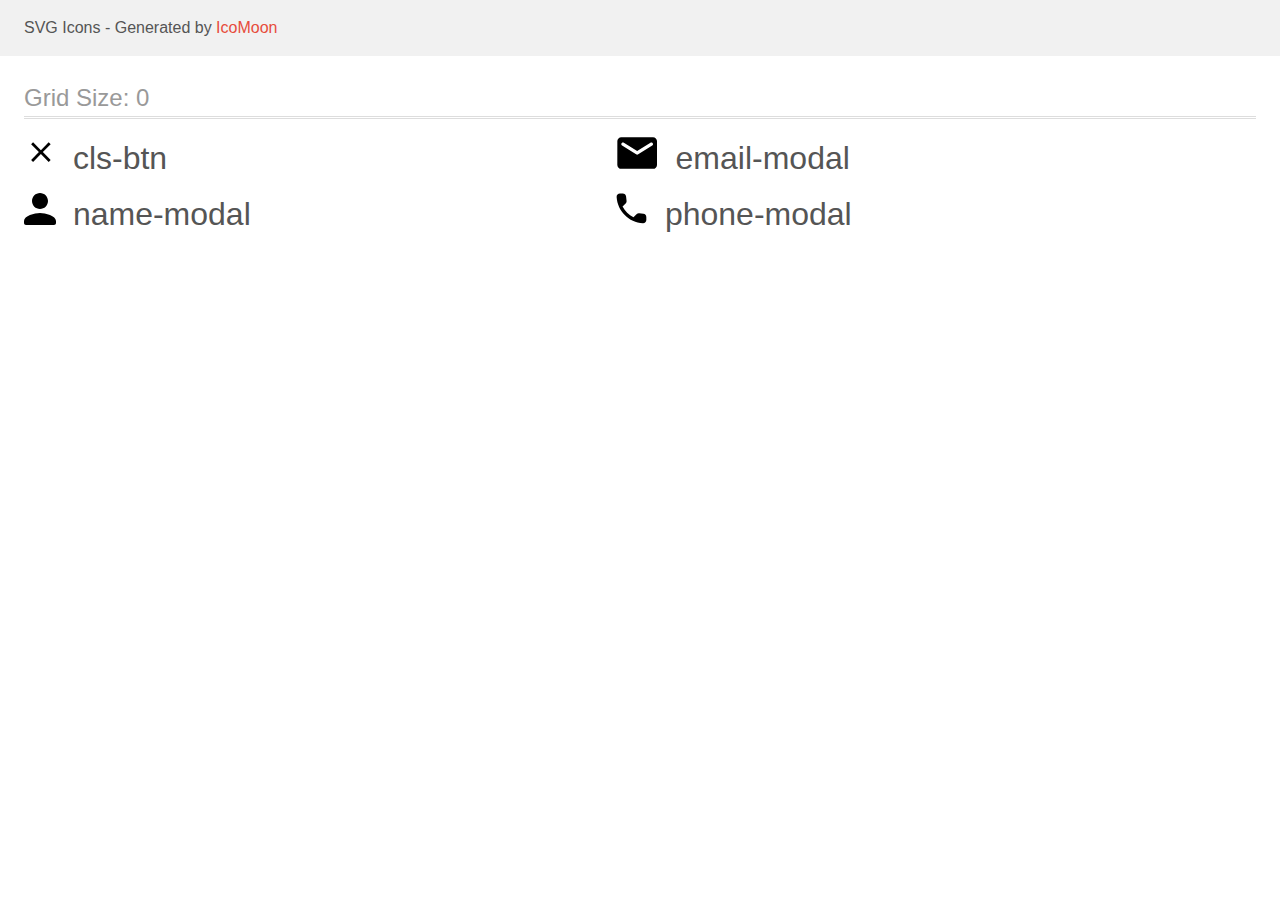
<file: img/modal/demo.html>
<!doctype html>
<html>
<head>
    <title>IcoMoon - SVG Icons</title>
    <meta charset="utf-8">
    <meta name="viewport" content="width=device-width, initial-scale=1">
    <link rel="stylesheet" href="demo-files/demo.css">
    <link rel="stylesheet" href="style.css">
</head>
<body>
<svg aria-hidden="true" style="position: absolute; width: 0; height: 0; overflow: hidden;" version="1.1" xmlns="http://www.w3.org/2000/svg" xmlns:xlink="http://www.w3.org/1999/xlink">
<defs>
<symbol id="cls-btn" viewBox="0 0 32 32">
<path d="M26.667 7.303l-1.97-1.97-7.808 7.808-7.808-7.808-1.97 1.97 7.808 7.808-7.808 7.808 1.97 1.97 7.808-7.808 7.808 7.808 1.97-1.97-7.808-7.808 7.808-7.808z"></path>
</symbol>
<symbol id="email-modal" viewBox="0 0 43 32">
<path d="M37.333 0h-32c-2.2 0-3.98 1.8-3.98 4l-0.020 24c0 2.2 1.8 4 4 4h32c2.2 0 4-1.8 4-4v-24c0-2.2-1.8-4-4-4zM36.533 8.5l-14.14 8.84c-0.64 0.4-1.48 0.4-2.12 0l-14.14-8.84c-0.5-0.32-0.8-0.86-0.8-1.44 0-1.34 1.46-2.14 2.6-1.44l13.4 8.38 13.4-8.38c1.14-0.7 2.6 0.1 2.6 1.44 0 0.58-0.3 1.12-0.8 1.44z"></path>
</symbol>
<symbol id="name-modal" viewBox="0 0 32 32">
<path d="M16 16c4.42 0 8-3.58 8-8s-3.58-8-8-8c-4.42 0-8 3.58-8 8s3.58 8 8 8zM16 20c-5.34 0-16 2.68-16 8v2c0 1.1 0.9 2 2 2h28c1.1 0 2-0.9 2-2v-2c0-5.32-10.66-8-16-8z"></path>
</symbol>
<symbol id="phone-modal" viewBox="0 0 32 32">
<path d="M27.419 20.852l-4.201-0.48c-1.009-0.116-2.002 0.232-2.713 0.943l-3.044 3.044c-4.681-2.382-8.519-6.203-10.901-10.901l3.060-3.060c0.711-0.711 1.059-1.704 0.943-2.713l-0.48-4.168c-0.198-1.671-1.604-2.928-3.292-2.928h-2.862c-1.869 0-3.424 1.555-3.308 3.424 0.877 14.126 12.174 25.407 26.284 26.284 1.869 0.116 3.424-1.439 3.424-3.308v-2.861c0.016-1.671-1.241-3.077-2.911-3.275z"></path>
</symbol>
</defs>
</svg>

<header class="bgc1 clearfix">
<div class="mhl">
    <p>SVG Icons - Generated by <a href="https://icomoon.io/app">IcoMoon</a></p>
</div>
</header>
    <div class="clearfix mhl ptl">
        <h1 class="mvm mtn fgc1">Grid Size: 0</h1>
        <div class="glyph fs1">
            <div class="clearfix pbs">
                <svg class="icon cls-btn"><use xlink:href="#cls-btn"></use></svg><span class="name"> cls-btn</span>
            </div>
        </div>
        <div class="glyph fs1">
            <div class="clearfix pbs">
                <svg class="icon email-modal"><use xlink:href="#email-modal"></use></svg><span class="name"> email-modal</span>
            </div>
        </div>
        <div class="glyph fs1">
            <div class="clearfix pbs">
                <svg class="icon name-modal"><use xlink:href="#name-modal"></use></svg><span class="name"> name-modal</span>
            </div>
        </div>
        <div class="glyph fs1">
            <div class="clearfix pbs">
                <svg class="icon phone-modal"><use xlink:href="#phone-modal"></use></svg><span class="name"> phone-modal</span>
            </div>
        </div>
  </div>
<script defer src="svgxuse.js"></script>
</body>
</html>
</file>
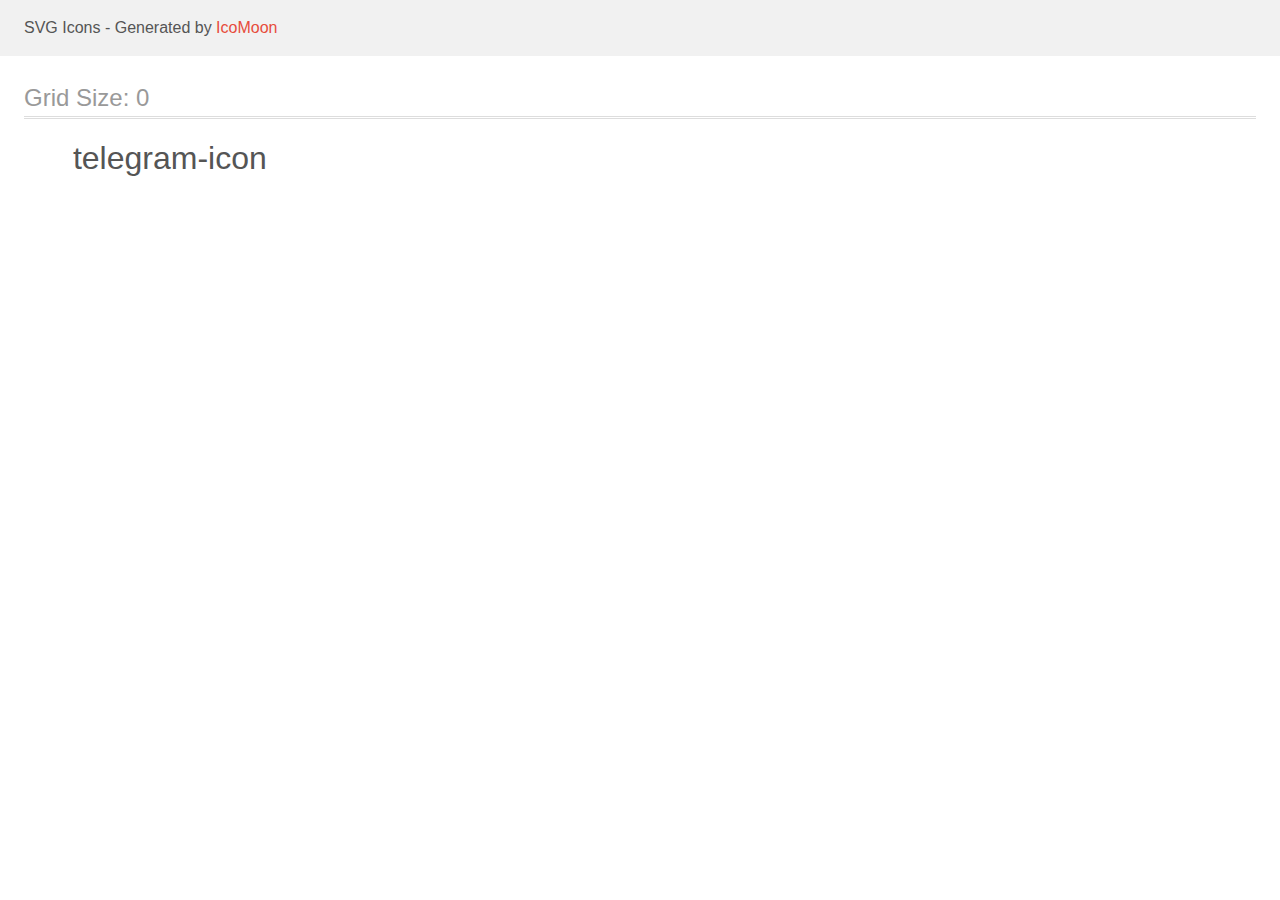
<file: img/telegram/demo.html>
<!doctype html>
<html>
<head>
    <title>IcoMoon - SVG Icons</title>
    <meta charset="utf-8">
    <meta name="viewport" content="width=device-width, initial-scale=1">
    <link rel="stylesheet" href="demo-files/demo.css">
    <link rel="stylesheet" href="style.css">
</head>
<body>
<svg aria-hidden="true" style="position: absolute; width: 0; height: 0; overflow: hidden;" version="1.1" xmlns="http://www.w3.org/2000/svg" xmlns:xlink="http://www.w3.org/1999/xlink">
<defs>
<symbol id="telegram-icon" viewBox="0 0 32 32">
<path fill="#fff" style="fill: var(--color1, #fff)" d="M32 0l-32 18 10.227 3.788 15.773-14.788-11.998 16.186 0.010 0.004-0.012-0.004v8.814l5.735-6.691 7.265 2.691 5-28z"></path>
</symbol>
</defs>
</svg>

<header class="bgc1 clearfix">
<div class="mhl">
    <p>SVG Icons - Generated by <a href="https://icomoon.io/app">IcoMoon</a></p>
</div>
</header>
    <div class="clearfix mhl ptl">
        <h1 class="mvm mtn fgc1">Grid Size: 0</h1>
        <div class="glyph fs1">
            <div class="clearfix pbs">
                <svg class="icon telegram-icon"><use xlink:href="#telegram-icon"></use></svg><span class="name"> telegram-icon</span>
            </div>
        </div>
  </div>
<script defer src="svgxuse.js"></script>
</body>
</html>
</file>
<file: img/icomoon/demo-files/demo.css>
body {
  padding: 0;
  margin: 0;
  font-family: sans-serif;
  font-size: 1em;
  line-height: 1.5;
  color: #555;
  background: #fff;
}
h1 {
  font-size: 1.5em;
  font-weight: normal;
  box-shadow: 0 1px #ddd, 0 2px #fff, 0 3px #ddd;
}
small {
  font-size: .66666667em;
}
a {
  color: #e74c3c;
  text-decoration: none;
}
a:hover, a:focus {
  box-shadow: 0 1px #e74c3c;
}
.bshadow0, input {
  box-shadow: inset 0 -2px #e7e7e7;
}
input:hover {
  box-shadow: inset 0 -2px #ccc;
}
input, fieldset {
  font-size: 1em;
  margin: 0;
  padding: 0;
  border: 0;
}
input {
  color: inherit;
  line-height: 1.5;
  height: 1.5em;
  padding: .25em 0;
}
input:focus {
  outline: none;
  box-shadow: inset 0 -2px #449fdb;
}
.glyph {
  font-size: 16px;
  margin-right: 1.5em;
  float: left;
  width: 17em;
}
svg {
  color: #000;
}
.liga {
  width: 80%;
  width: calc(100% - 2.5em);
}
.talign-right {
  text-align: right;
}
.talign-center {
  text-align: center;
}
.bgc1 {
  background: #f1f1f1;
}
.fgc0 {
  color: #000;
}
.fgc1 {
  color: #999;
}
p {
  margin-top: 1em;
  margin-bottom: 1em;
}
.mvm {
  margin-top: .75em;
  margin-bottom: .75em;
}
.mtn {
  margin-top: 0;
}
.mtl, .mal {
  margin-top: 1.5em;
}
.mbl, .mal {
  margin-bottom: 1.5em;
}
.mal, .mhl {
  margin-left: 1.5em;
  margin-right: 1.5em;
}
.mhmm {
  margin-left: 1em;
  margin-right: 1em;
}
.ptl {
  padding-top: 1.5em;
}
.pbs, .pvs {
  padding-bottom: .25em;
}
.pvs, .pts {
  padding-top: .25em;
}
.unit {
  float: left;
}
.unitRight {
  float: right;
}
.size1of2 {
  width: 50%;
}
.size1of1 {
  width: 100%;
}
.clearfix:before, .clearfix:after {
  content: " ";
  display: table;
}
.clearfix:after {
  clear: both;
}
.hidden-true {
  display: none;
}
.textbox0 {
  width: 3em;
  background: #f1f1f1;
  padding: .25em .5em;
  line-height: 1.5;
  height: 1.5em;
}
.fs0 {
  font-size: 16px;
}
.fs1 {
  font-size: 32px;
}
.name {
  margin-left: .25em;
}
</file>
<file: img/icomoon/style.css>
.icon {
  display: inline-block;
  width: 1em;
  height: 1em;
  stroke-width: 0;
  stroke: currentColor;
  fill: currentColor;
}

/* ==========================================
Single-colored icons can be modified like so:
.name {
  font-size: 32px;
  color: red;
}
========================================== */

.client-logo-1 {
  width: 0.900390625em;
}

.client-logo-2 {
  width: 0.76953125em;
}

.client-logo-3 {
  width: 0.953125em;
}

.client-logo-4 {
  width: 1.8603515625em;
}

.client-logo-5 {
  width: 1.2548828125em;
}

.client-logo-6 {
  width: 1.9345703125em;
}

.email-icon {
  width: 1.3330078125em;
}

.feature-1 {
  width: 2.25em;
}

.feature-2 {
  width: 2.25em;
}

.feature-3 {
  width: 2.25em;
}

.feature-4 {
  width: 2.25em;
}

.tel-icon {
  width: 0.625em;
}
</file>
<file: img/modal/demo-files/demo.css>
body {
  padding: 0;
  margin: 0;
  font-family: sans-serif;
  font-size: 1em;
  line-height: 1.5;
  color: #555;
  background: #fff;
}
h1 {
  font-size: 1.5em;
  font-weight: normal;
  box-shadow: 0 1px #ddd, 0 2px #fff, 0 3px #ddd;
}
small {
  font-size: .66666667em;
}
a {
  color: #e74c3c;
  text-decoration: none;
}
a:hover, a:focus {
  box-shadow: 0 1px #e74c3c;
}
.bshadow0, input {
  box-shadow: inset 0 -2px #e7e7e7;
}
input:hover {
  box-shadow: inset 0 -2px #ccc;
}
input, fieldset {
  font-size: 1em;
  margin: 0;
  padding: 0;
  border: 0;
}
input {
  color: inherit;
  line-height: 1.5;
  height: 1.5em;
  padding: .25em 0;
}
input:focus {
  outline: none;
  box-shadow: inset 0 -2px #449fdb;
}
.glyph {
  font-size: 16px;
  margin-right: 1.5em;
  float: left;
  width: 17em;
}
svg {
  color: #000;
}
.liga {
  width: 80%;
  width: calc(100% - 2.5em);
}
.talign-right {
  text-align: right;
}
.talign-center {
  text-align: center;
}
.bgc1 {
  background: #f1f1f1;
}
.fgc0 {
  color: #000;
}
.fgc1 {
  color: #999;
}
p {
  margin-top: 1em;
  margin-bottom: 1em;
}
.mvm {
  margin-top: .75em;
  margin-bottom: .75em;
}
.mtn {
  margin-top: 0;
}
.mtl, .mal {
  margin-top: 1.5em;
}
.mbl, .mal {
  margin-bottom: 1.5em;
}
.mal, .mhl {
  margin-left: 1.5em;
  margin-right: 1.5em;
}
.mhmm {
  margin-left: 1em;
  margin-right: 1em;
}
.ptl {
  padding-top: 1.5em;
}
.pbs, .pvs {
  padding-bottom: .25em;
}
.pvs, .pts {
  padding-top: .25em;
}
.unit {
  float: left;
}
.unitRight {
  float: right;
}
.size1of2 {
  width: 50%;
}
.size1of1 {
  width: 100%;
}
.clearfix:before, .clearfix:after {
  content: " ";
  display: table;
}
.clearfix:after {
  clear: both;
}
.hidden-true {
  display: none;
}
.textbox0 {
  width: 3em;
  background: #f1f1f1;
  padding: .25em .5em;
  line-height: 1.5;
  height: 1.5em;
}
.fs0 {
  font-size: 16px;
}
.fs1 {
  font-size: 32px;
}
.name {
  margin-left: .25em;
}
</file>
<file: img/modal/style.css>
.icon {
  display: inline-block;
  width: 1em;
  height: 1em;
  stroke-width: 0;
  stroke: currentColor;
  fill: currentColor;
}

/* ==========================================
Single-colored icons can be modified like so:
.name {
  font-size: 32px;
  color: red;
}
========================================== */

.email-modal {
  width: 1.3330078125em;
}
</file>
<file: img/telegram/demo-files/demo.css>
body {
  padding: 0;
  margin: 0;
  font-family: sans-serif;
  font-size: 1em;
  line-height: 1.5;
  color: #555;
  background: #fff;
}
h1 {
  font-size: 1.5em;
  font-weight: normal;
  box-shadow: 0 1px #ddd, 0 2px #fff, 0 3px #ddd;
}
small {
  font-size: .66666667em;
}
a {
  color: #e74c3c;
  text-decoration: none;
}
a:hover, a:focus {
  box-shadow: 0 1px #e74c3c;
}
.bshadow0, input {
  box-shadow: inset 0 -2px #e7e7e7;
}
input:hover {
  box-shadow: inset 0 -2px #ccc;
}
input, fieldset {
  font-size: 1em;
  margin: 0;
  padding: 0;
  border: 0;
}
input {
  color: inherit;
  line-height: 1.5;
  height: 1.5em;
  padding: .25em 0;
}
input:focus {
  outline: none;
  box-shadow: inset 0 -2px #449fdb;
}
.glyph {
  font-size: 16px;
  margin-right: 1.5em;
  float: left;
  width: 17em;
}
svg {
  color: #000;
}
.liga {
  width: 80%;
  width: calc(100% - 2.5em);
}
.talign-right {
  text-align: right;
}
.talign-center {
  text-align: center;
}
.bgc1 {
  background: #f1f1f1;
}
.fgc0 {
  color: #000;
}
.fgc1 {
  color: #999;
}
p {
  margin-top: 1em;
  margin-bottom: 1em;
}
.mvm {
  margin-top: .75em;
  margin-bottom: .75em;
}
.mtn {
  margin-top: 0;
}
.mtl, .mal {
  margin-top: 1.5em;
}
.mbl, .mal {
  margin-bottom: 1.5em;
}
.mal, .mhl {
  margin-left: 1.5em;
  margin-right: 1.5em;
}
.mhmm {
  margin-left: 1em;
  margin-right: 1em;
}
.ptl {
  padding-top: 1.5em;
}
.pbs, .pvs {
  padding-bottom: .25em;
}
.pvs, .pts {
  padding-top: .25em;
}
.unit {
  float: left;
}
.unitRight {
  float: right;
}
.size1of2 {
  width: 50%;
}
.size1of1 {
  width: 100%;
}
.clearfix:before, .clearfix:after {
  content: " ";
  display: table;
}
.clearfix:after {
  clear: both;
}
.hidden-true {
  display: none;
}
.textbox0 {
  width: 3em;
  background: #f1f1f1;
  padding: .25em .5em;
  line-height: 1.5;
  height: 1.5em;
}
.fs0 {
  font-size: 16px;
}
.fs1 {
  font-size: 32px;
}
.name {
  margin-left: .25em;
}
</file>
<file: img/telegram/style.css>
.icon {
  display: inline-block;
  width: 1em;
  height: 1em;
  stroke-width: 0;
  stroke: currentColor;
  fill: currentColor;
}

/* ==========================================
Single-colored icons can be modified like so:
.name {
  font-size: 32px;
  color: red;
}
========================================== */
</file>
<file: css/main.min.css>
/*! modern-normalize v1.0.0 | MIT License | https://github.com/sindresorhus/modern-normalize */*,*::before,*::after{-webkit-box-sizing:border-box;box-sizing:border-box}:root{-moz-tab-size:4;-o-tab-size:4;tab-size:4}html{line-height:1.15;-webkit-text-size-adjust:100%}body{margin:0}body{font-family:system-ui,-apple-system,"Segoe UI",Roboto,Helvetica,Arial,sans-serif,"Apple Color Emoji","Segoe UI Emoji"}hr{height:0;color:inherit}abbr[title]{-webkit-text-decoration:underline dotted;text-decoration:underline dotted}b,strong{font-weight:bolder}code,kbd,samp,pre{font-family:ui-monospace, SFMono-Regular, Consolas, "Liberation Mono", Menlo, monospace;font-size:1em}small{font-size:80%}sub,sup{font-size:75%;line-height:0;position:relative;vertical-align:baseline}sub{bottom:-0.25em}sup{top:-0.5em}table{text-indent:0;border-color:inherit}button,input,optgroup,select,textarea{font-family:inherit;font-size:100%;line-height:1.15;margin:0}button,select{text-transform:none}button,[type="button"],[type="reset"],[type="submit"]{-webkit-appearance:button}::-moz-focus-inner{border-style:none;padding:0}:-moz-focusring{outline:1px dotted ButtonText}:-moz-ui-invalid{box-shadow:none}legend{padding:0}progress{vertical-align:baseline}::-webkit-inner-spin-button,::-webkit-outer-spin-button{height:auto}[type="search"]{-webkit-appearance:textfield;outline-offset:-2px}::-webkit-search-decoration{-webkit-appearance:none}::-webkit-file-upload-button{-webkit-appearance:button;font:inherit}summary{display:list-item}body{background-color:#fff;color:#212121;font-family:Roboto,sans-serif;font-style:normal;font-weight:400;font-size:14px;letter-spacing:.03em}.link{text-decoration:none}.container{width:1200px;padding-left:15px;padding-right:15px;margin:0px auto}.default-section{padding-top:94px;padding-bottom:94px}.default-title{margin-top:0px;margin-bottom:50px;color:#212121;font-weight:700;font-size:36px;line-height:1.16;text-align:center}.list{padding:0px;margin:0px;list-style:none}.card-image{display:block;max-width:100%;height:auto}.page-header{border-bottom:1px solid #ececec}.top-line{display:-webkit-box;display:-ms-flexbox;display:flex;-webkit-box-align:center;-ms-flex-align:center;align-items:center}.top-line .nav{display:-webkit-box;display:-ms-flexbox;display:flex;-webkit-box-align:center;-ms-flex-align:center;align-items:center}.site-nav{display:-webkit-box;display:-ms-flexbox;display:flex;max-width:294px;margin-left:93px}.site-nav .item:not(:last-child){margin-right:50px}.site-nav .studio-page.current,.site-nav .portfolio-page.current{color:#2196f3}.site-nav .link{position:relative;display:block;padding-top:32px;padding-bottom:32px;color:#212121;font-weight:500;font-size:14px;line-height:1.14;letter-spacing:0.02em;-webkit-transition:250ms cubic-bezier(0.4, 0, 0.2, 1);transition:250ms cubic-bezier(0.4, 0, 0.2, 1)}.site-nav .link:hover,.site-nav .link:focus{color:#2196f3}.site-nav .link::after{content:"";position:absolute;display:block;left:0;bottom:-1px;width:100%;height:4px;background-color:#2196f3;border-radius:2px;-webkit-transform:scaleX(0);transform:scaleX(0);-webkit-transition:250ms cubic-bezier(0.4, 0, 0.2, 1);transition:250ms cubic-bezier(0.4, 0, 0.2, 1)}.site-nav .link:hover::after,.site-nav .link:focus::after{-webkit-transform:scaleX(1);transform:scaleX(1)}.site-nav .current::after{content:"";position:absolute;display:block;left:0;bottom:-1px;width:100%;height:4px;background-color:#2196f3;border-radius:2px;-webkit-transform:scaleX(1);transform:scaleX(1)}.header-contacts{display:-webkit-box;display:-ms-flexbox;display:flex;margin-left:auto;min-width:303px}.header-contacts .contacts-item{display:-webkit-box;display:-ms-flexbox;display:flex;-webkit-transition:250ms cubic-bezier(0.4, 0, 0.2, 1);transition:250ms cubic-bezier(0.4, 0, 0.2, 1)}.header-contacts .contacts-item:hover .icon,.header-contacts .contacts-item:hover .email,.header-contacts .contacts-item:hover .phone{color:#2196f3;fill:#2196f3}.header-contacts .contacts-item:not(:last-child){margin-right:50px}.header-contacts .email,.header-contacts .phone{display:-webkit-box;display:-ms-flexbox;display:flex;-webkit-box-align:center;-ms-flex-align:center;align-items:center;padding-top:32px;padding-bottom:32px;font-weight:500;font-size:14px;line-height:1.14;letter-spacing:0.02em;color:#757575;-webkit-transition:250ms cubic-bezier(0.4, 0, 0.2, 1);transition:250ms cubic-bezier(0.4, 0, 0.2, 1)}.header-contacts .email:focus,.header-contacts .phone:focus{color:#2196f3}.header-contacts .email:focus .icon,.header-contacts .phone:focus .icon{fill:#2196f3}.header-contacts .icon{margin-right:10px;fill:#757575;-webkit-transition:250ms cubic-bezier(0.4, 0, 0.2, 1);transition:250ms cubic-bezier(0.4, 0, 0.2, 1)}.logo{font-family:Raleway,sans-serif;font-weight:700;font-size:26px;line-height:1.19;color:#212121}.logo-custom{color:#2196f3}.logo-footer{display:block;margin-bottom:20px;color:#fff;font-family:Raleway,sans-serif;font-weight:700;font-size:26px;line-height:1.19}.logo-custom{color:#2196f3}.backdrop{position:fixed;z-index:999;top:0;left:0;width:100%;height:100%;background-color:rgba(0,0,0,0.2);opacity:1;-webkit-transition:250ms cubic-bezier(0.4, 0, 0.2, 1);transition:250ms cubic-bezier(0.4, 0, 0.2, 1)}.backdrop.is-hidden{opacity:0;pointer-events:none}.backdrop.backdrop.is-hidden .modal{-webkit-transform:translate(-50%, -50%) scale(1.1);transform:translate(-50%, -50%) scale(1.1)}.modal{position:absolute;top:50%;left:50%;-webkit-transform:translate(-50%, -50%) scale(1);transform:translate(-50%, -50%) scale(1);-webkit-transition:250ms cubic-bezier(0.4, 0, 0.2, 1);transition:250ms cubic-bezier(0.4, 0, 0.2, 1);min-width:528px;min-height:581px;padding:40px;background-color:#fff;border-radius:4px;-webkit-box-shadow:0px 1px 3px rgba(0,0,0,0.12),0px 1px 1px rgba(0,0,0,0.14),0px 2px 1px rgba(0,0,0,0.2);box-shadow:0px 1px 3px rgba(0,0,0,0.12),0px 1px 1px rgba(0,0,0,0.14),0px 2px 1px rgba(0,0,0,0.2)}.modal .cls-btn{position:absolute;top:8px;right:8px;display:-webkit-box;display:-ms-flexbox;display:flex;-webkit-box-pack:center;-ms-flex-pack:center;justify-content:center;-webkit-box-align:center;-ms-flex-align:center;align-items:center;padding:0;width:30px;height:30px;border-radius:50%;border:1px solid rgba(0,0,0,0.1);background-color:#fff;-webkit-transition:250ms cubic-bezier(0.4, 0, 0.2, 1);transition:250ms cubic-bezier(0.4, 0, 0.2, 1)}.modal .cls-btn svg{width:18px;height:18px}.modal .cls-btn:hover,.modal .cls-btn:focus{cursor:pointer;fill:#2196f3}.modal .form-title{margin-top:0;margin-bottom:12px;font-weight:700;font-size:20px;line-height:23px;text-align:center}.inputs{margin-bottom:20px}.inputs .form-field{position:relative;display:-webkit-box;display:-ms-flexbox;display:flex;-webkit-box-orient:vertical;-webkit-box-direction:normal;-ms-flex-direction:column;flex-direction:column}.inputs .form-field:not(:last-child){margin-bottom:10px}.form-field label{margin-bottom:4px;color:#757575;font-size:12px;line-height:1.25;letter-spacing:0.01em}.form-field input{height:40px;padding:10px 42px;outline:0;border:1px solid rgba(33,33,33,0.2);border-radius:4px;-webkit-transition:250ms cubic-bezier(0.4, 0, 0.2, 1);transition:250ms cubic-bezier(0.4, 0, 0.2, 1)}.form-field input:hover,.form-field input:focus{border:1px solid #2196f3}textarea{width:448px;height:120px;padding:12px 16px;outline:0;border:1px solid rgba(33,33,33,0.2);border-radius:4px;resize:none;-webkit-transition:250ms cubic-bezier(0.4, 0, 0.2, 1);transition:250ms cubic-bezier(0.4, 0, 0.2, 1)}textarea:hover,textarea:focus{border:1px solid #2196f3}textarea::-webkit-input-placeholder{color:rgba(117,117,117,0.5);line-height:16px;letter-spacing:0.01em}textarea:-ms-input-placeholder{color:rgba(117,117,117,0.5);line-height:16px;letter-spacing:0.01em}textarea::-ms-input-placeholder{color:rgba(117,117,117,0.5);line-height:16px;letter-spacing:0.01em}textarea::placeholder{color:rgba(117,117,117,0.5);line-height:16px;letter-spacing:0.01em}.svg-modal{position:absolute;top:33px;left:15px;-webkit-transition:250ms cubic-bezier(0.4, 0, 0.2, 1);transition:250ms cubic-bezier(0.4, 0, 0.2, 1)}input:hover+.svg-modal,input:focus+.svg-modal{fill:#2196f3}.agreement-form{margin-bottom:30px}.agreement{display:-webkit-box;display:-ms-flexbox;display:flex;-webkit-box-align:center;-ms-flex-align:center;align-items:center;margin-left:15px;color:#757575;line-height:1.7142}.agreement a{-webkit-text-decoration-line:underline;text-decoration-line:underline;color:#2196f3}.agreement-checkbox{position:absolute;-webkit-appearance:none;-moz-appearance:none;appearance:none}.checkbox-icon{display:inline-block;width:15px;height:15px;margin-right:7px;background-image:url(../img/icon-check.svg);background-position:center;background-repeat:no-repeat;border-radius:4px;border:2px solid black;-webkit-transition:250ms cubic-bezier(0.4, 0, 0.2, 1);transition:250ms cubic-bezier(0.4, 0, 0.2, 1)}.agreement-checkbox:checked+.checkbox-icon{background-color:#2196f3;border:#2196f3}.submit-btn{display:-webkit-box;display:-ms-flexbox;display:flex;-webkit-box-align:center;-ms-flex-align:center;align-items:center;margin-right:auto;margin-left:auto;padding:10px 55px;background:#2196f3;border-radius:4px;outline:0;border:0;color:#fff;font-weight:700;font-size:16px;text-align:center;line-height:1.87;letter-spacing:0.06em;-webkit-transition:250ms cubic-bezier(0.4, 0, 0.2, 1);transition:250ms cubic-bezier(0.4, 0, 0.2, 1)}.submit-btn:hover,.submit-btn:focus{cursor:pointer;background-color:#188ce8;-webkit-box-shadow:0px 4px 4px rgba(0,0,0,0.15);box-shadow:0px 4px 4px rgba(0,0,0,0.15)}.hero-section{max-width:1600px;margin-left:auto;margin-right:auto;padding-top:200px;padding-bottom:200px;background-color:#c4c4c4;background-image:-webkit-gradient(linear, left top, left bottom, from(rgba(47,48,58,0.5)), to(rgba(47,48,58,0.5))),url("../img/hero-img-1.jpg");background-image:linear-gradient(rgba(47,48,58,0.5), rgba(47,48,58,0.5)),url("../img/hero-img-1.jpg");background-size:cover;background-position:center}.hero-section .hero-title{margin-top:0px;margin-bottom:30px;color:#fff;font-weight:900;font-size:44px;line-height:1.36;letter-spacing:0.06em;text-transform:uppercase}.hero-content{width:696px;margin:0 auto;text-align:center}.button{display:inline-block;border:none;border-radius:4px;padding:10px 32px;min-width:200px;background-color:#2196f3;color:#fff;font-weight:700;font-size:16px;line-height:1.87;text-align:center;letter-spacing:0.06em;-webkit-transition:250ms cubic-bezier(0.4, 0, 0.2, 1);transition:250ms cubic-bezier(0.4, 0, 0.2, 1)}.button:hover{cursor:pointer;background-color:#188ce8;-webkit-box-shadow:0px 4px 4px rgba(0,0,0,0.15);box-shadow:0px 4px 4px rgba(0,0,0,0.15)}.features-title{position:absolute;clip:rect(0 0 0 0);width:1px;height:1px;margin:-1px}.features-section h3{margin-top:0px;margin-bottom:10px;color:#212121;font-weight:700;line-height:1.14;text-transform:uppercase}.features-section p{margin-top:0px;margin-bottom:0px;color:#757575;line-height:1.71}.features-list{display:-webkit-box;display:-ms-flexbox;display:flex}.features-item{width:calc((100% - 3 * 30px) / 4);margin-right:30px}.features-item:nth-child(4n){margin-right:0px}.features-item .features-icon{display:block;width:270px;height:120px;margin-bottom:30px;border-radius:4px}.ourwork-section{padding-bottom:94px}.ourwork-list{display:-webkit-box;display:-ms-flexbox;display:flex}.ourwork-item{width:calc((100% - 2 * 30px) / 3);margin-right:30px}.ourwork-item:nth-child(3n){margin-right:0px}.ourwork-item .img-label{position:relative}.img-label .label{position:absolute;left:0;bottom:0;padding-top:27px;padding-bottom:27px;width:100%;height:70px;background-color:rgba(47,48,58,0.8)}.img-label p{margin:0;color:#fff;font-weight:700;font-size:14px;line-height:1.14;text-align:center;text-transform:uppercase}.ourteam-section{background-color:#f5f4fa}.ourteam-list{display:-webkit-box;display:-ms-flexbox;display:flex}.ourteam-list h3{margin-top:0;margin-bottom:10px;color:#212121;font-weight:500;font-size:16px;line-height:1.19}.ourteam-list p{margin:0px;color:#757575;font-size:16px;line-height:1.19}.ourteam-item{width:calc((100% - 3 * 30px) / 4);margin-right:30px;padding-bottom:30px;border-bottom-right-radius:4px;border-bottom-left-radius:4px;background-color:#ffffff;-webkit-box-shadow:0px 1px 3px rgba(0,0,0,0.12),0px 1px 1px rgba(0,0,0,0.14),0px 2px 1px rgba(0,0,0,0.2);box-shadow:0px 1px 3px rgba(0,0,0,0.12),0px 1px 1px rgba(0,0,0,0.14),0px 2px 1px rgba(0,0,0,0.2)}.ourteam-item:nth-child(4n){margin-right:0px}.ourteam-item .card{text-align:center}.ourteam-item .card-image{margin-bottom:30px}.ourteam-item .icon-list{display:-webkit-box;display:-ms-flexbox;display:flex;width:206px;margin-top:16px;margin-left:auto;margin-right:auto}.icon-item{margin-right:10px}.icon-item:last-child{margin-right:0px}.icon-button{display:-webkit-box;display:-ms-flexbox;display:flex;-webkit-box-pack:center;-ms-flex-pack:center;justify-content:center;-webkit-box-align:center;-ms-flex-align:center;align-items:center;width:44px;height:44px;padding:0;border-radius:50%;color:#afb1b8;-webkit-transition:250ms cubic-bezier(0.4, 0, 0.2, 1);transition:250ms cubic-bezier(0.4, 0, 0.2, 1)}.icon-button .hover-logo{fill:currentColor}.icon-button:hover,.icon-button:focus{background-color:#2196f3;color:#fff}.clients-list{display:-webkit-box;display:-ms-flexbox;display:flex}.clients-item{width:calc((100% - 5 * 30px) / 6);margin-right:30px}.clients-item:nth-child(6n){margin-right:0px}.clients-logo{display:-webkit-box;display:-ms-flexbox;display:flex;-webkit-box-pack:center;-ms-flex-pack:center;justify-content:center;-webkit-box-align:center;-ms-flex-align:center;align-items:center;width:170px;height:90px;padding:0px;border:1px solid #afb1b8;border-radius:4px;fill:#afb1b8;-webkit-transition:250ms cubic-bezier(0.4, 0, 0.2, 1);transition:250ms cubic-bezier(0.4, 0, 0.2, 1)}.clients-logo:hover,.clients-logo:focus{fill:#2196f3;border-color:#2196f3}.footer{margin-left:auto;margin-right:auto;padding-top:60px;padding-bottom:60px;background-color:#2f303a}.footer .container{display:-webkit-box;display:-ms-flexbox;display:flex;-webkit-box-align:baseline;-ms-flex-align:baseline;align-items:baseline}.adress-footer{display:-webkit-box;display:-ms-flexbox;display:flex;-webkit-box-orient:vertical;-webkit-box-direction:normal;-ms-flex-direction:column;flex-direction:column;width:231px;color:#fff;font-style:normal;font-size:14px;line-height:1.71}.adress-footer p{margin-top:0px;margin-bottom:9px}.adress-footer a{color:rgba(255,255,255,0.6)}.adress-footer .email{margin-bottom:9px}.footer-socials{display:-webkit-box;display:-ms-flexbox;display:flex;-webkit-box-orient:vertical;-webkit-box-direction:normal;-ms-flex-direction:column;flex-direction:column;width:206px;margin-left:70px}.footer-socials b{margin-bottom:20px;color:#fff;font-weight:700;line-height:1.14;text-transform:uppercase}.socials-list{display:-webkit-box;display:-ms-flexbox;display:flex}.socials-item:not(:last-child){margin-right:10px}.socials-button{display:-webkit-box;display:-ms-flexbox;display:flex;-webkit-box-pack:center;-ms-flex-pack:center;justify-content:center;-webkit-box-align:center;-ms-flex-align:center;align-items:center;width:44px;height:44px;padding:0;border-radius:50%;background-color:rgba(255,255,255,0.1);-webkit-transition:250ms cubic-bezier(0.4, 0, 0.2, 1);transition:250ms cubic-bezier(0.4, 0, 0.2, 1)}.socials-button .hover-logo{fill:#fff}.socials-button:hover,.socials-button:focus{background-color:#2196f3}.footer-subscribe{display:-webkit-box;display:-ms-flexbox;display:flex;width:570px;margin-left:93px}.footer-form{display:-webkit-box;display:-ms-flexbox;display:flex;-webkit-box-align:end;-ms-flex-align:end;align-items:flex-end}.form-subscribe{display:-webkit-box;display:-ms-flexbox;display:flex;-webkit-box-orient:vertical;-webkit-box-direction:normal;-ms-flex-direction:column;flex-direction:column}.subscribe-title{margin-bottom:20px;color:#fff;font-weight:700;line-height:16px;text-transform:uppercase}.email-subscribe{width:358px;height:50px;margin-right:12px;padding:15px 16px;outline:0;background:transparent;border-radius:4px;border:1px solid rgba(255,255,255,0.3);-webkit-filter:drop-shadow(0px 4px 4px rgba(0,0,0,0.15));filter:drop-shadow(0px 4px 4px rgba(0,0,0,0.15));color:#fff;-webkit-transition:250ms cubic-bezier(0.4, 0, 0.2, 1);transition:250ms cubic-bezier(0.4, 0, 0.2, 1)}.email-subscribe::-webkit-input-placeholder{font-size:16px;line-height:20px;color:rgba(255,255,255,0.6)}.email-subscribe:-ms-input-placeholder{font-size:16px;line-height:20px;color:rgba(255,255,255,0.6)}.email-subscribe::-ms-input-placeholder{font-size:16px;line-height:20px;color:rgba(255,255,255,0.6)}.email-subscribe::placeholder{font-size:16px;line-height:20px;color:rgba(255,255,255,0.6)}.email-subscribe:hover,.email-subscribe:focus{border:1px solid #2196f3}.btn-subscribe{display:-webkit-box;display:-ms-flexbox;display:flex;-webkit-box-pack:center;-ms-flex-pack:center;justify-content:center;-webkit-box-align:center;-ms-flex-align:center;align-items:center;width:200px;height:50px;font-weight:700;background:#2196f3;border:0;outline:0;-webkit-box-shadow:0px 4px 4px rgba(0,0,0,0.15);box-shadow:0px 4px 4px rgba(0,0,0,0.15);border-radius:4px;color:#fff;font-size:16px;line-height:1.875;letter-spacing:0.06em;text-align:center;-webkit-transition:250ms cubic-bezier(0.4, 0, 0.2, 1);transition:250ms cubic-bezier(0.4, 0, 0.2, 1)}.btn-subscribe .telegram-svg{margin-left:10px}.btn-subscribe:hover,.btn-subscribe:focus{cursor:pointer;background-color:#188ce8;-webkit-box-shadow:0px 4px 4px rgba(0,0,0,0.15);box-shadow:0px 4px 4px rgba(0,0,0,0.15)}.filter{display:-webkit-box;display:-ms-flexbox;display:flex;-webkit-box-pack:center;-ms-flex-pack:center;justify-content:center;height:54px;margin-bottom:34px}.filter-item:not(:last-child){margin-right:8px}.filter-button{display:inline-block;border:1px solid transparent;border-radius:4px;padding:6px 22px;min-width:73px;background-color:#f5f4fa;color:#212121;font-weight:500;font-size:16px;line-height:1.62;text-align:center;-webkit-transition:250ms cubic-bezier(0.4, 0, 0.2, 1);transition:250ms cubic-bezier(0.4, 0, 0.2, 1)}.filter-button:hover,.filter-button:focus{cursor:pointer;background-color:#2196f3;color:#fff}.portfolio-title{position:absolute;clip:rect(0 0 0 0);width:1px;height:1px;margin:-1px}.works{display:-webkit-box;display:-ms-flexbox;display:flex;-ms-flex-wrap:wrap;flex-wrap:wrap}.works h2{margin-top:20px;margin-bottom:4px;color:#212121;font-weight:700;font-size:18px;line-height:2;letter-spacing:0.06em}.works p{margin:0px;color:#757575;font-size:16px;line-height:1.87}.works .card{padding-bottom:20px;padding-top:20px;padding-left:24px;padding-right:24px;border-left:1px solid #eeeeee;border-right:1px solid #eeeeee;border-bottom:1px solid #eeeeee;background-color:#ffffff}.works-item{width:calc((100% - 2 * 30px) / 3);margin-right:30px;margin-bottom:30px}.works-item:nth-child(3n){margin-right:0px}.works-item:nth-last-child(-n+3){margin-bottom:0px}.works-item:hover,.works-item:focus{-webkit-box-shadow:0px 1px 1px rgba(0,0,0,0.12),0px 4px 4px rgba(0,0,0,0.06),1px 4px 6px rgba(0,0,0,0.16);box-shadow:0px 1px 1px rgba(0,0,0,0.12),0px 4px 4px rgba(0,0,0,0.06),1px 4px 6px rgba(0,0,0,0.16)}.works-item .wrapper{position:relative;overflow:hidden}.works-overlay{position:absolute;top:0;left:0;width:100%;height:100%;background-color:rgba(33,150,243,0.9);-webkit-transform:translateY(100%);transform:translateY(100%);-webkit-transition:250ms cubic-bezier(0.4, 0, 0.2, 1);transition:250ms cubic-bezier(0.4, 0, 0.2, 1)}.works-overlay p{padding-top:63px;padding-bottom:35px;padding-left:30px;padding-right:24px;color:#fff;font-size:18px;text-align:left;line-height:1.56}.works-link:hover .works-overlay,.works-link:focus .works-overlay{-webkit-transform:translateY(0%);transform:translateY(0%)}
/*# sourceMappingURL=main.min.css.map */
</file>
